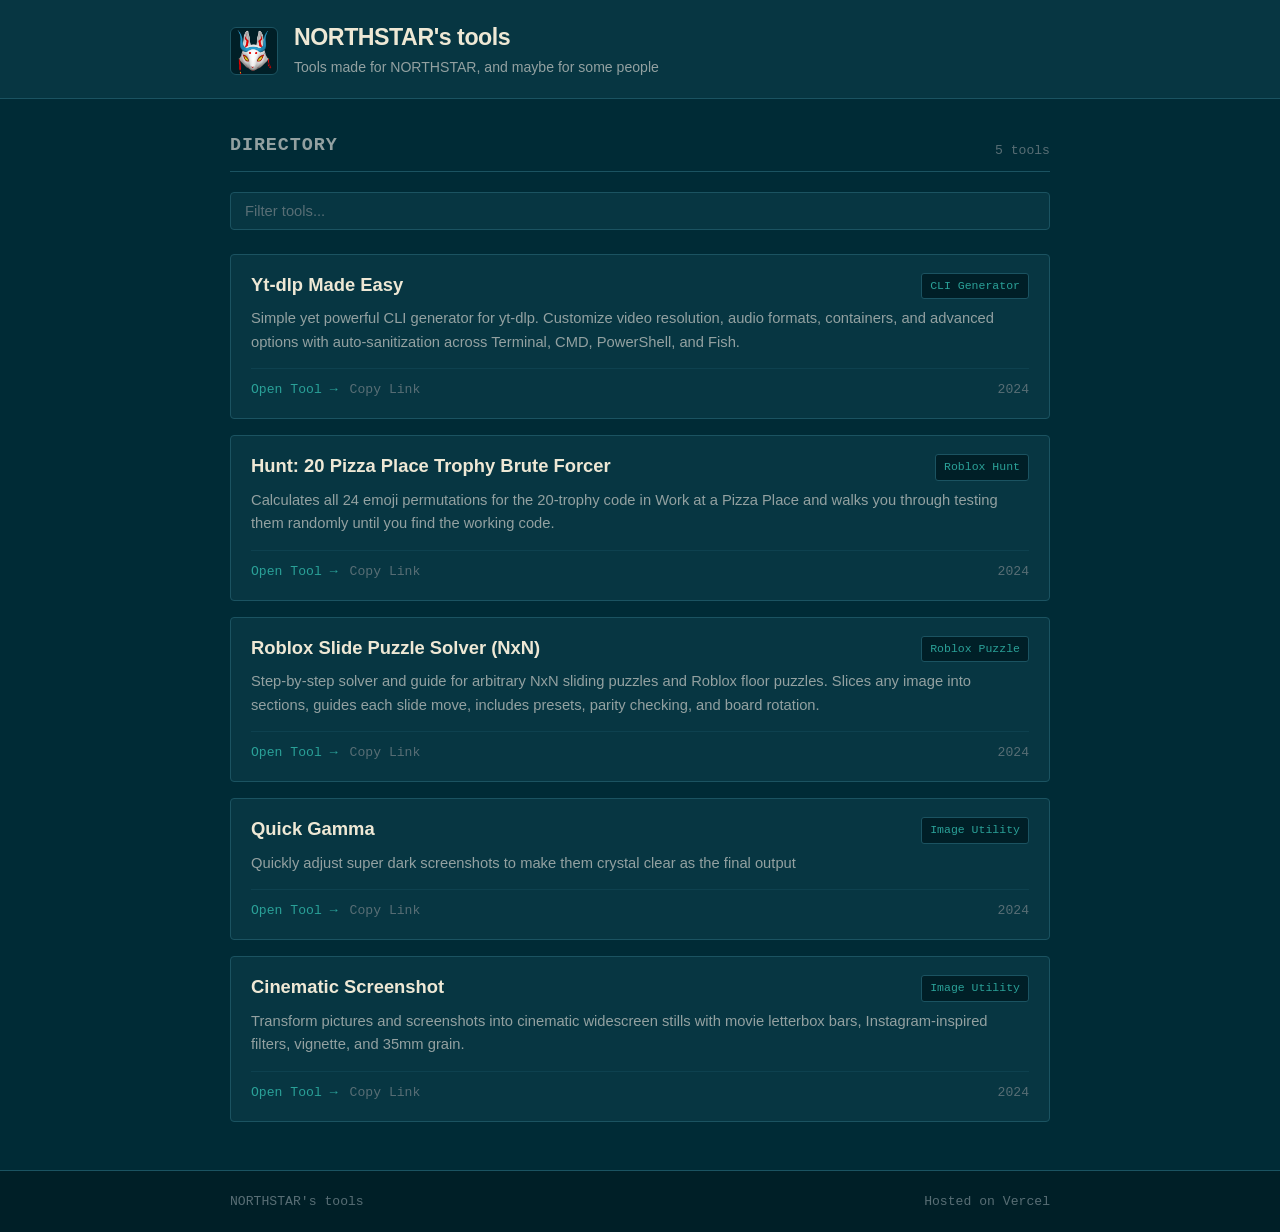
<file: index.html>
<!DOCTYPE html>
<html lang="en">
<head>
  <meta charset="UTF-8">
  <meta name="viewport" content="width=device-width, initial-scale=1.0">
  <title>NORTHSTAR's tools</title>
  <meta name="description" content="Tools made for NORTHSTAR, and maybe for some people">
  <meta name="theme-color" content="#002B36">
  
  <!-- Site Icon -->
  <link rel="icon" type="image/png" href="images/icon.png">
  <link rel="apple-touch-icon" href="images/icon.png">
  
  <!-- Stylesheets -->
  <link rel="stylesheet" href="css/style.css">
</head>
<body>

  <!-- Site Header -->
  <header class="site-header">
    <div class="container">
      <div class="header-content">
        <img src="images/icon.png" alt="NORTHSTAR icon" class="site-icon">
        <div class="site-title-group">
          <h1 class="site-title"><a href="./">NORTHSTAR's tools</a></h1>
          <p class="site-subtitle">Tools made for NORTHSTAR, and maybe for some people</p>
        </div>
      </div>
    </div>
  </header>

  <!-- Main Content -->
  <main class="site-main">
    <div class="container">
      
      <!-- Section Header -->
      <div class="section-header">
        <h2 class="section-title">Directory</h2>
        <span class="tools-count" id="tools-count">5 tools</span>
      </div>

      <!-- Search Input -->
      <div class="search-wrapper">
        <input 
          type="text" 
          id="search-input" 
          class="search-input" 
          placeholder="Filter tools..." 
          autocomplete="off"
          spellcheck="false"
        >
      </div>

      <!-- Tools List -->
      <div class="tools-list" id="tools-list">
        <!-- Rendered dynamically via js/hub.js -->
        <noscript>
          <article class="tool-card">
            <div class="tool-card-top">
              <h2 class="tool-title">
                <a href="tools/yt-dlp-made-easy/">Yt-dlp Made Easy</a>
              </h2>
              <span class="tool-badge">CLI Generator</span>
            </div>
            <p class="tool-desc">Simple yet powerful CLI generator for yt-dlp. Customize video resolution, audio formats, containers, and advanced options with auto-sanitization across Terminal, CMD, PowerShell, and Fish.</p>
            <div class="tool-card-footer">
              <a href="tools/yt-dlp-made-easy/" class="tool-link-btn">Open Tool &rarr;</a>
              <span class="tool-date">2024</span>
            </div>
          </article>
          <article class="tool-card">
            <div class="tool-card-top">
              <h2 class="tool-title">
                <a href="tools/hunt-20-pizza-place-trophy/">Hunt: 20 Pizza Place Trophy Brute Forcer</a>
              </h2>
              <span class="tool-badge">Roblox Hunt</span>
            </div>
            <p class="tool-desc">Calculates all 24 emoji permutations for the 20-trophy code in Work at a Pizza Place and walks you through testing them randomly until you find the working code.</p>
            <div class="tool-card-footer">
              <a href="tools/hunt-20-pizza-place-trophy/" class="tool-link-btn">Open Tool &rarr;</a>
              <span class="tool-date">2024</span>
            </div>
          </article>
          <article class="tool-card">
            <div class="tool-card-top">
              <h2 class="tool-title">
                <a href="tools/slide-puzzle-solver/">Roblox Slide Puzzle Solver (NxN)</a>
              </h2>
              <span class="tool-badge">Roblox Puzzle</span>
            </div>
            <p class="tool-desc">Step-by-step solver and guide for arbitrary NxN sliding puzzles and Roblox floor puzzles. Slices any image into sections, guides each slide move, includes presets, parity checking, and board rotation.</p>
            <div class="tool-card-footer">
              <a href="tools/slide-puzzle-solver/" class="tool-link-btn">Open Tool &rarr;</a>
              <span class="tool-date">2024</span>
            </div>
          </article>
          <article class="tool-card">
            <div class="tool-card-top">
              <h2 class="tool-title">
                <a href="tools/quick-gamma/">Quick Gamma</a>
              </h2>
              <span class="tool-badge">Image Utility</span>
            </div>
            <p class="tool-desc">Quickly adjust super dark screenshots to make them crystal clear as the final output</p>
            <div class="tool-card-footer">
              <a href="tools/quick-gamma/" class="tool-link-btn">Open Tool &rarr;</a>
              <span class="tool-date">2024</span>
            </div>
          </article>
          <article class="tool-card">
            <div class="tool-card-top">
              <h2 class="tool-title">
                <a href="tools/cinematic-screenshot/">Cinematic Screenshot</a>
              </h2>
              <span class="tool-badge">Image Utility</span>
            </div>
            <p class="tool-desc">Transform pictures and screenshots into cinematic widescreen stills with movie letterbox bars, Instagram-inspired filters, vignette, and 35mm grain.</p>
            <div class="tool-card-footer">
              <a href="tools/cinematic-screenshot/" class="tool-link-btn">Open Tool &rarr;</a>
              <span class="tool-date">2024</span>
            </div>
          </article>
        </noscript>
      </div>

    </div>
  </main>

  <!-- Site Footer -->
  <footer class="site-footer">
    <div class="container">
      <div class="footer-content">
        <span>NORTHSTAR's tools</span>
        <span>Hosted on Vercel</span>
      </div>
    </div>
  </footer>

  <!-- Toast Notification Container -->
  <div id="toast" class="toast" role="alert" aria-live="polite"></div>

  <!-- Scripts -->
  <script src="js/hub.js"></script>
</body>
</html>
</file>
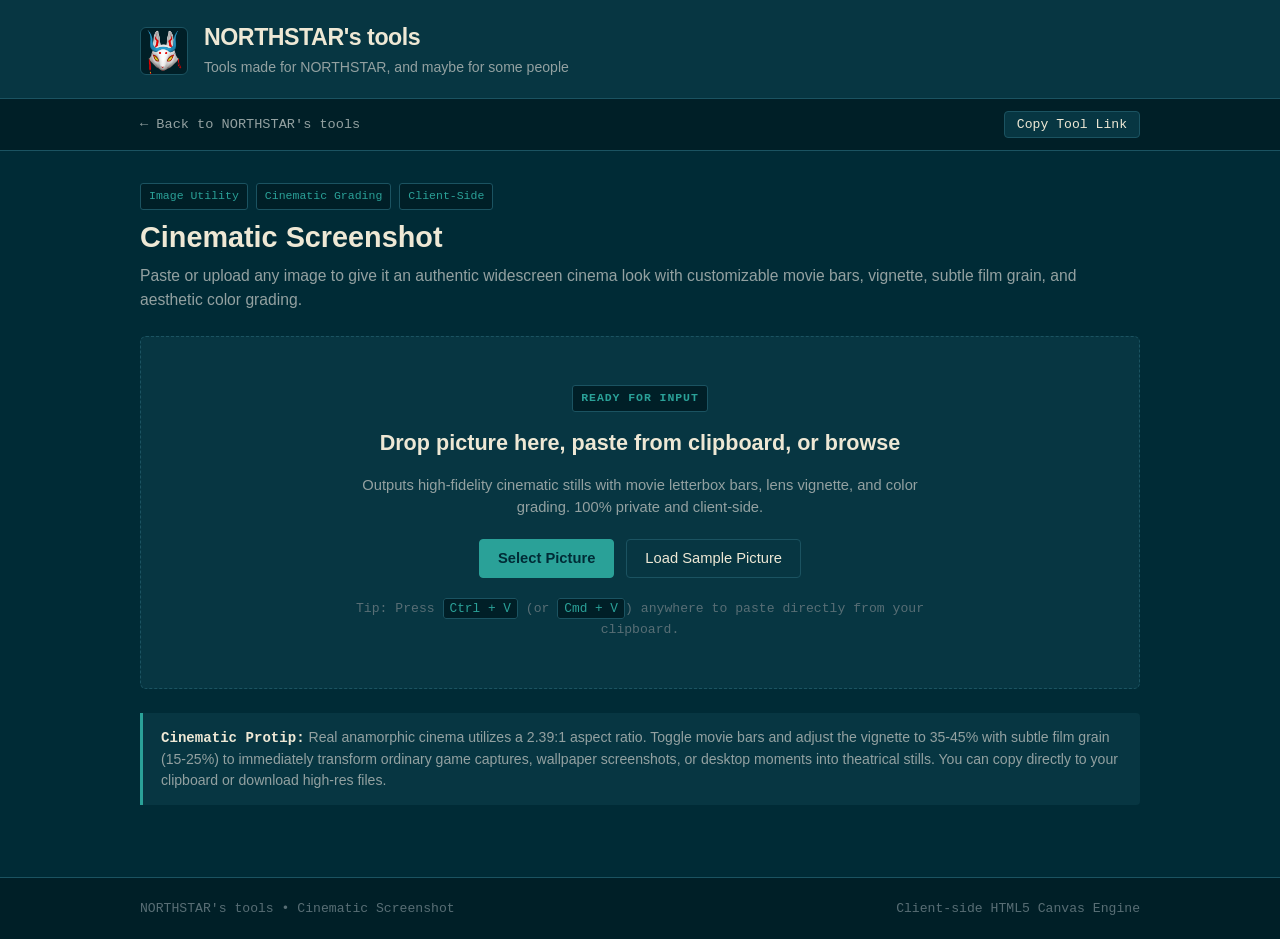
<file: tools/cinematic-screenshot/index.html>
<!DOCTYPE html>
<html lang="en">
<head>
  <meta charset="UTF-8">
  <meta name="viewport" content="width=device-width, initial-scale=1.0">
  <title>Cinematic Screenshot - NORTHSTAR's tools</title>
  <meta name="description" content="Transform screenshots into cinematic widescreen stills with movie letterbox bars, Instagram-inspired filters, vignette, and film grain.">
  <meta name="theme-color" content="#002B36">

  <!-- Favicon -->
  <link rel="icon" type="image/png" href="../../images/icon.png">
  <link rel="apple-touch-icon" href="../../images/icon.png">

  <!-- Stylesheets -->
  <link rel="stylesheet" href="../../css/style.css">
  <link rel="stylesheet" href="tool.css">
</head>
<body>

  <!-- Site Header -->
  <header class="site-header">
    <div class="container tool-wide-container">
      <div class="header-content">
        <img src="../../images/icon.png" alt="NORTHSTAR icon" class="site-icon">
        <div class="site-title-group">
          <span class="site-title"><a href="../../">NORTHSTAR's tools</a></span>
          <span class="site-subtitle">Tools made for NORTHSTAR, and maybe for some people</span>
        </div>
      </div>
    </div>
  </header>

  <!-- Top Tool Navigation Bar -->
  <nav class="tool-nav-bar">
    <div class="container tool-wide-container nav-container">
      <a href="../../" class="back-link">&larr; Back to NORTHSTAR's tools</a>
      <button class="share-tool-btn" id="share-page-btn" type="button" title="Copy link to this tool">Copy Tool Link</button>
    </div>
  </nav>

  <!-- Main Content -->
  <main class="site-main">
    <div class="container tool-wide-container">

      <!-- Tool Header Block -->
      <header class="tool-header-block">
        <div class="tool-badge-row">
          <span class="tool-badge">Image Utility</span>
          <span class="tool-badge">Cinematic Grading</span>
          <span class="tool-badge">Client-Side</span>
        </div>
        <h1 class="tool-main-title">Cinematic Screenshot</h1>
        <p class="tool-lead-desc">
          Paste or upload any image to give it an authentic widescreen cinema look with customizable movie bars, vignette, subtle film grain, and aesthetic color grading.
        </p>
      </header>

      <!-- Dropzone / Initial Empty State -->
      <section id="dropzone-panel" class="dropzone-panel" aria-label="Screenshot Upload and Drop Zone">
        <div class="dropzone-content">
          <div class="dropzone-badge-indicator">READY FOR INPUT</div>
          <h2 class="dropzone-title">Drop picture here, paste from clipboard, or browse</h2>
          <p class="dropzone-desc">
            Outputs high-fidelity cinematic stills with movie letterbox bars, lens vignette, and color grading. 100% private and client-side.
          </p>

          <div class="dropzone-actions">
            <button type="button" id="btn-browse" class="btn btn-primary">
              Select Picture
            </button>
            <input type="file" id="file-input" accept="image/*" class="visually-hidden">

            <button type="button" id="btn-sample" class="btn btn-secondary">
              Load Sample Picture
            </button>
          </div>

          <div class="dropzone-hint">
            Tip: Press <kbd>Ctrl + V</kbd> (or <kbd>Cmd + V</kbd>) anywhere to paste directly from your clipboard.
          </div>
        </div>
      </section>

      <!-- Workbench (Hidden until image loaded) -->
      <section id="workbench" class="workbench hidden" aria-label="Cinematic Screenshot Workspace">

        <!-- Workbench Top Control Header -->
        <div class="workbench-bar">
          <div class="workbench-bar-left">
            <button type="button" id="btn-new-image" class="btn btn-secondary btn-sm" title="Clear current image and load another">
              &larr; New Picture
            </button>
            <span class="workbench-divider"></span>
            <button type="button" id="btn-compare" class="btn btn-secondary btn-sm" title="Click and hold to compare with original image">
              Hold: Compare
            </button>
          </div>

          <div class="workbench-bar-right">
            <span class="meta-item">Dimensions: <strong id="meta-dims">0 &times; 0 px</strong></span>
            <span class="meta-item">Aspect: <strong id="meta-aspect">--</strong></span>
          </div>
        </div>

        <!-- Viewport Canvas Card -->
        <div class="viewport-card">
          <div class="viewport-stage" id="viewport-stage">
            <canvas id="main-canvas" class="main-canvas"></canvas>
            <canvas id="compare-canvas" class="compare-canvas hidden"></canvas>
            <div id="compare-badge" class="compare-badge hidden">ORIGINAL</div>
          </div>
        </div>

        <!-- Filter Presets Strip (Display as is, without text labels or names) -->
        <div class="filter-strip-section">
          <div class="filter-strip-header">
            <span class="filter-strip-title">Filter Presets</span>
            <span class="filter-strip-hint">Select a preset to apply instant cinematic grading</span>
          </div>
          <div class="filter-strip-scroll" id="filter-strip-container" role="radiogroup" aria-label="Filter presets">
            <!-- Filter preset tiles dynamically rendered without labels as pure visual swatches -->
          </div>
        </div>

        <!-- Fine-Tuning Adjustments Panel -->
        <div class="controls-panel">
          <div class="controls-header">
            <h2 class="controls-title">Cinematic Adjustments</h2>
            <button type="button" id="btn-reset-sliders" class="btn btn-secondary btn-sm" title="Reset all adjustments to default">
              Reset Adjustments
            </button>
          </div>

          <!-- Movie Bars Settings -->
          <div class="movie-bars-box">
            <div class="movie-bars-top">
              <div class="movie-bars-toggle-group">
                <label class="switch-label" for="toggle-bars">
                  <input type="checkbox" id="toggle-bars" class="switch-checkbox" checked>
                  <span class="switch-custom"></span>
                  <span class="switch-text">Movie Letterbox Bars</span>
                </label>
              </div>

              <div class="aspect-presets" role="group" aria-label="Aspect Ratio Presets">
                <span class="aspect-presets-label">Cinema Ratio:</span>
                <button type="button" class="aspect-btn active" data-ratio="2.39" title="2.39:1 Anamorphic Widescreen">2.39:1</button>
                <button type="button" class="aspect-btn" data-ratio="2.35" title="2.35:1 CinemaScope">2.35:1</button>
                <button type="button" class="aspect-btn" data-ratio="1.85" title="1.85:1 Academy Flat">1.85:1</button>
                <button type="button" class="aspect-btn" data-ratio="custom" title="Custom Bar Thickness">Custom</button>
              </div>
            </div>

            <div class="control-box bar-slider-box" id="bar-thickness-container">
              <div class="control-label-row">
                <label for="slider-bars" class="control-label">Bar Thickness</label>
                <span id="val-bars" class="control-value">12.5%</span>
              </div>
              <input type="range" id="slider-bars" min="0" max="25" step="0.5" value="12.5" class="control-range">
              <span class="control-desc">Thickness of top and bottom matte bars for dramatic theatrical presentation.</span>
            </div>
          </div>

          <!-- Slider Controls Grid -->
          <div class="sliders-grid">

            <!-- Vignette -->
            <div class="control-box">
              <div class="control-label-row">
                <label for="slider-vignette" class="control-label">Vignette</label>
                <span id="val-vignette" class="control-value">40%</span>
              </div>
              <input type="range" id="slider-vignette" min="0" max="100" step="1" value="40" class="control-range">
              <span class="control-desc">Smooth optical edge falloff that draws eye focus to the center subject.</span>
            </div>

            <!-- Film Grain -->
            <div class="control-box">
              <div class="control-label-row">
                <label for="slider-grain" class="control-label">Film Grain</label>
                <span id="val-grain" class="control-value">20%</span>
              </div>
              <input type="range" id="slider-grain" min="0" max="100" step="1" value="20" class="control-range">
              <span class="control-desc">Authentic 35mm motion-picture film texture and organic noise.</span>
            </div>

            <!-- Color Warmth / Temperature -->
            <div class="control-box">
              <div class="control-label-row">
                <label for="slider-warmth" class="control-label">Warmth / Temperature</label>
                <span id="val-warmth" class="control-value">0</span>
              </div>
              <input type="range" id="slider-warmth" min="-100" max="100" step="1" value="0" class="control-range">
              <span class="control-desc">Cool cinematic blues on negative, warm golden hour tones on positive.</span>
            </div>

            <!-- Contrast -->
            <div class="control-box">
              <div class="control-label-row">
                <label for="slider-contrast" class="control-label">Contrast</label>
                <span id="val-contrast" class="control-value">115%</span>
              </div>
              <input type="range" id="slider-contrast" min="50" max="200" step="1" value="115" class="control-range">
              <span class="control-desc">Separation between deep shadows and bright cinematic highlights.</span>
            </div>

            <!-- Exposure / Brightness -->
            <div class="control-box">
              <div class="control-label-row">
                <label for="slider-exposure" class="control-label">Exposure</label>
                <span id="val-exposure" class="control-value">0%</span>
              </div>
              <input type="range" id="slider-exposure" min="-50" max="50" step="1" value="0" class="control-range">
              <span class="control-desc">Overall image luminance and exposure compensation.</span>
            </div>

            <!-- Saturation -->
            <div class="control-box">
              <div class="control-label-row">
                <label for="slider-saturation" class="control-label">Saturation</label>
                <span id="val-saturation" class="control-value">110%</span>
              </div>
              <input type="range" id="slider-saturation" min="0" max="200" step="1" value="110" class="control-range">
              <span class="control-desc">Intensity of image color gamut and tonal richness.</span>
            </div>

          </div>
        </div>

        <!-- Export Toolbar -->
        <div class="export-panel">
          <div class="export-actions">
            <button type="button" id="btn-download-png" class="btn btn-primary">
              Download PNG
            </button>
            <button type="button" id="btn-download-jpg" class="btn btn-secondary">
              Download JPEG
            </button>
            <button type="button" id="btn-copy-img" class="btn btn-secondary">
              Copy Image to Clipboard
            </button>
          </div>
          <span class="export-note">Rendered at original full screenshot resolution with letterbox bars.</span>
        </div>

      </section>

      <!-- Utilitarian Protip / Guide -->
      <section class="protip-box">
        <strong>Cinematic Protip:</strong>
        Real anamorphic cinema utilizes a 2.39:1 aspect ratio. Toggle movie bars and adjust the vignette to 35-45% with subtle film grain (15-25%) to immediately transform ordinary game captures, wallpaper screenshots, or desktop moments into theatrical stills. You can copy directly to your clipboard or download high-res files.
      </section>

    </div>
  </main>

  <!-- Site Footer -->
  <footer class="site-footer">
    <div class="container tool-wide-container">
      <div class="footer-content">
        <span>NORTHSTAR's tools &bull; Cinematic Screenshot</span>
        <span>Client-side HTML5 Canvas Engine</span>
      </div>
    </div>
  </footer>

  <!-- Toast Notification -->
  <div id="toast" class="toast" role="alert" aria-live="polite"></div>

  <!-- Scripts -->
  <script src="tool.js"></script>
</body>
</html>
</file>
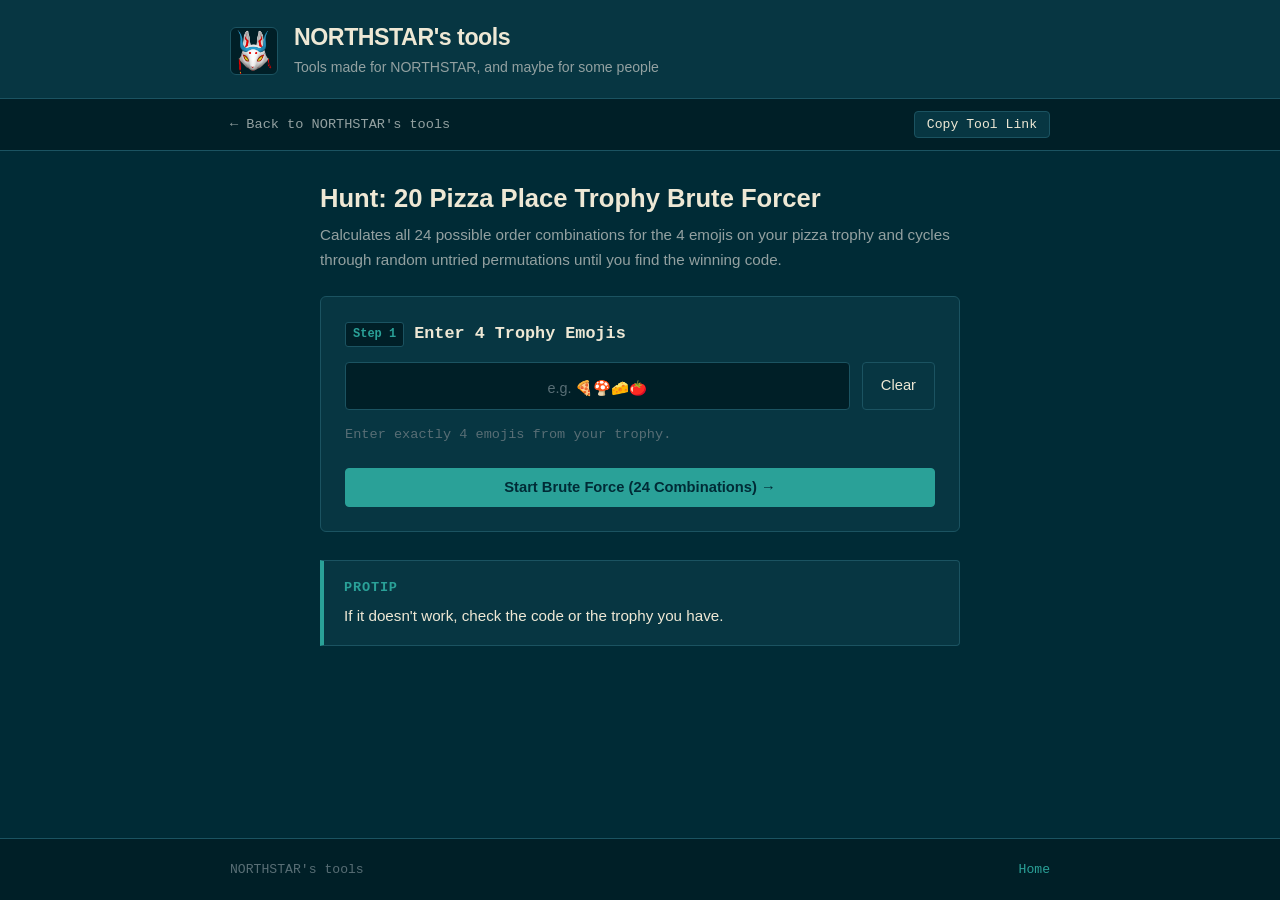
<file: tools/hunt-20-pizza-place-trophy/index.html>
<!DOCTYPE html>
<html lang="en">
<head>
  <meta charset="UTF-8">
  <meta name="viewport" content="width=device-width, initial-scale=1.0">
  <title>Hunt: 20 Pizza Place Trophy Brute Forcer - NORTHSTAR's tools</title>
  <meta name="description" content="Permutation helper for Roblox The Hunt Work at a Pizza Place 20-trophy code puzzle.">
  <meta name="theme-color" content="#002B36">

  <!-- Favicon -->
  <link rel="icon" type="image/png" href="../../images/icon.png">
  <link rel="apple-touch-icon" href="../../images/icon.png">

  <!-- Stylesheets -->
  <link rel="stylesheet" href="../../css/style.css">
  <link rel="stylesheet" href="tool.css">
</head>
<body>

  <!-- Site Header -->
  <header class="site-header">
    <div class="container">
      <div class="header-content">
        <img src="../../images/icon.png" alt="NORTHSTAR icon" class="site-icon">
        <div class="site-title-group">
          <span class="site-title"><a href="../../">NORTHSTAR's tools</a></span>
          <span class="site-subtitle">Tools made for NORTHSTAR, and maybe for some people</span>
        </div>
      </div>
    </div>
  </header>

  <!-- Top Tool Navigation Bar -->
  <nav class="tool-nav-bar">
    <div class="container" style="display: flex; justify-content: space-between; align-items: center; width: 100%;">
      <a href="../../" class="back-link">&larr; Back to NORTHSTAR's tools</a>
      <button class="share-tool-btn" id="share-page-btn" title="Copy link to this tool">Copy Tool Link</button>
    </div>
  </nav>

  <!-- Main Content -->
  <main class="site-main">
    <div class="container tool-container">

      <!-- Tool Header Block -->
      <div class="tool-header-block">
        <h1 class="tool-main-title">Hunt: 20 Pizza Place Trophy Brute Forcer</h1>
        <p class="tool-lead-desc">
          Calculates all 24 possible order combinations for the 4 emojis on your pizza trophy and cycles through random untried permutations until you find the winning code.
        </p>
      </div>

      <!-- Step 1: Input Setup Panel -->
      <section class="panel-card" id="setup-panel">
        <h2 class="panel-title">
          <span class="step-badge">Step 1</span> Enter 4 Trophy Emojis
        </h2>

        <div class="emoji-input-group">
          <input 
            type="text" 
            id="emoji-input" 
            class="emoji-text-input" 
            placeholder="e.g. 🍕🍄🧀🍅" 
            autocomplete="off" 
            spellcheck="false"
            maxlength="16"
          >
          <button class="btn btn-secondary" id="clear-input-btn" type="button">Clear</button>
        </div>

        <p class="input-status-hint" id="input-hint">Enter exactly 4 emojis from your trophy.</p>


        <div style="margin-top: 22px;">
          <button class="btn btn-primary" id="start-btn" style="width: 100%;" disabled>
            Start Brute Force (24 Combinations) &rarr;
          </button>
        </div>
      </section>

      <!-- Step 2: Active Brute Force Panel (Hidden Initially) -->
      <section class="panel-card" id="active-panel" style="display: none;">
        <div style="display: flex; justify-content: space-between; align-items: center; margin-bottom: 16px;">
          <h2 class="panel-title" style="margin-bottom: 0;">
            <span class="step-badge">Step 2</span> Testing Combinations
          </h2>
          <button class="btn btn-secondary" id="restart-btn" style="padding: 4px 10px; font-size: 0.8rem;">
            Change Emojis
          </button>
        </div>

        <!-- Solved Banner -->
        <div class="success-banner" id="solved-banner" style="display: none;">
          <h3>Trophy Code Unlocked!</h3>
          <p id="solved-summary-text">Working code found.</p>
          <button class="btn btn-success" id="solved-again-btn">Start Over</button>
        </div>

        <!-- Exhausted Banner -->
        <div class="exhausted-banner" id="exhausted-banner" style="display: none;">
          <h3>All 24 Combinations Tested</h3>
          <p>None of the 24 permutations worked for the entered emojis.</p>
          <button class="btn btn-secondary" id="exhausted-restart-btn">Check Emojis &amp; Retry</button>
        </div>

        <!-- Active Candidate Box -->
        <div class="active-trial-box">
          <div class="trial-counter" id="attempt-counter">Attempt 1 of 24</div>
          <div class="current-combo-display" id="current-combo-display"></div>
          <div class="trial-help-text">Try entering this exact order in Roblox</div>
        </div>

        <!-- Action Buttons -->
        <div class="trial-actions">
          <button class="btn btn-secondary" id="failed-btn">
            Didn't work (Try Next)
          </button>
          <button class="btn btn-success" id="success-btn">
            This worked! (Solved)
          </button>
          <button class="btn btn-secondary" id="copy-candidate-btn" title="Copy this combination to clipboard">
            Copy Combination
          </button>
        </div>

        <!-- Stats Grid -->
        <div class="stats-grid">
          <div class="stat-box">
            <div class="stat-number" id="stat-total">24</div>
            <div class="stat-label">Total Permutations</div>
          </div>
          <div class="stat-box">
            <div class="stat-number" id="stat-tried">0</div>
            <div class="stat-label">Tested (Failed)</div>
          </div>
          <div class="stat-box">
            <div class="stat-number" id="stat-remaining">23</div>
            <div class="stat-label">Untried Left</div>
          </div>
        </div>

        <!-- History Log of Tested Combinations -->
        <div class="history-section">
          <div class="history-title">
            <span>Tested Combinations</span>
            <span style="color: var(--text-muted); font-weight: normal;">Crossed out = failed</span>
          </div>
          <div class="history-list" id="history-list">
            <span style="color: var(--text-muted); font-size: 0.8rem; padding: 4px;">No combinations tested yet.</span>
          </div>
        </div>
      </section>

      <!-- Protip Callout -->
      <aside class="protip-box">
        <div class="protip-box-title">Protip</div>
        <p class="protip-box-text">If it doesn't work, check the code or the trophy you have.</p>
      </aside>

    </div>
  </main>

  <!-- Site Footer -->
  <footer class="site-footer">
    <div class="container">
      <div class="footer-content">
        <span>NORTHSTAR's tools</span>
        <a href="../../">Home</a>
      </div>
    </div>
  </footer>

  <!-- Toast Notification Container -->
  <div id="toast" class="toast" role="alert" aria-live="polite"></div>

  <!-- Script -->
  <script src="tool.js"></script>
</body>
</html>
</file>
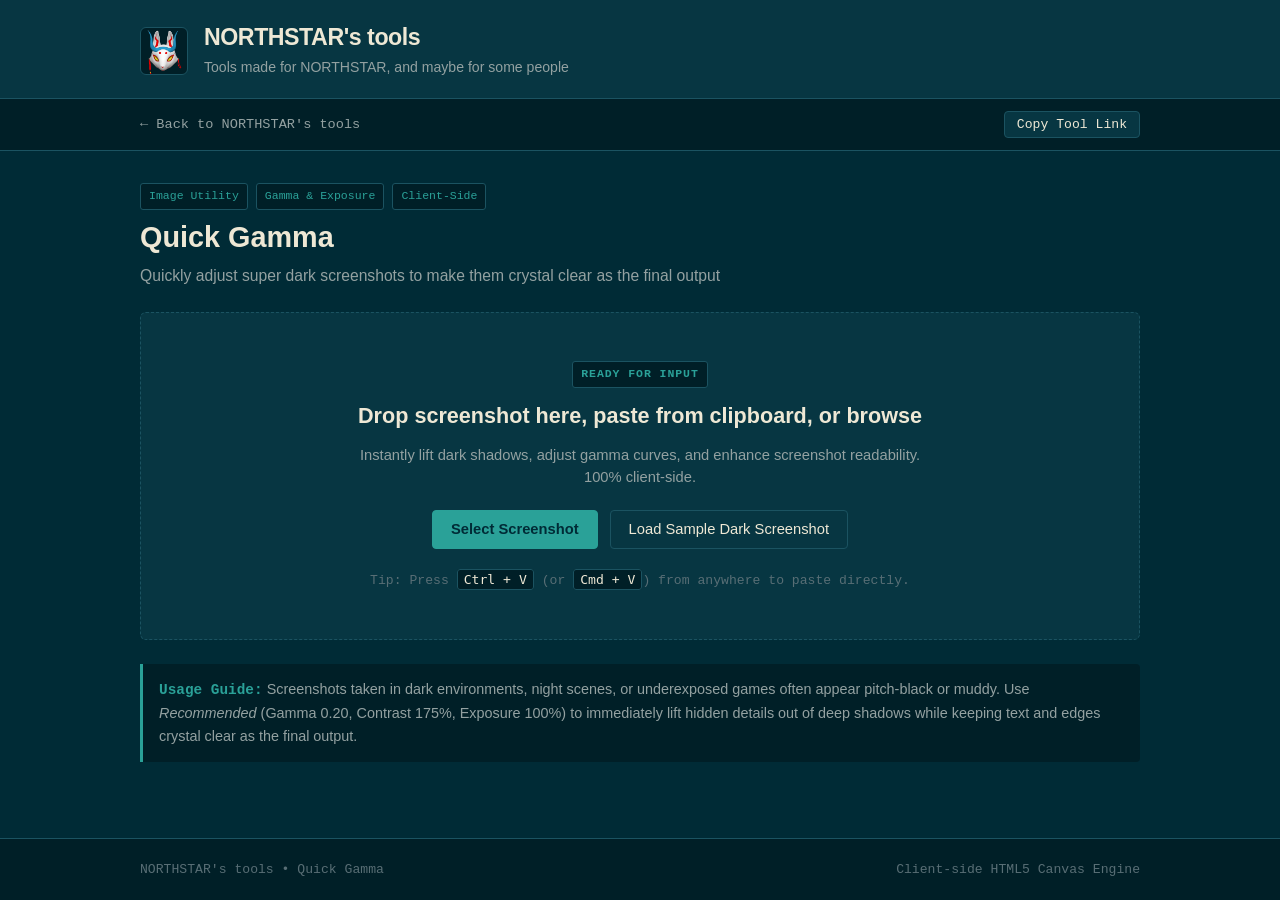
<file: tools/quick-gamma/index.html>
<!DOCTYPE html>
<html lang="en">
<head>
  <meta charset="UTF-8">
  <meta name="viewport" content="width=device-width, initial-scale=1.0">
  <title>Quick Gamma - NORTHSTAR's tools</title>
  <meta name="description" content="Quickly adjust super dark screenshots to make them crystal clear as the final output">
  <meta name="theme-color" content="#002B36">

  <!-- Favicon -->
  <link rel="icon" type="image/png" href="../../images/icon.png">
  <link rel="apple-touch-icon" href="../../images/icon.png">

  <!-- Stylesheets -->
  <link rel="stylesheet" href="../../css/style.css">
  <link rel="stylesheet" href="tool.css">
</head>
<body>

  <!-- Site Header -->
  <header class="site-header">
    <div class="container tool-wide-container">
      <div class="header-content">
        <img src="../../images/icon.png" alt="NORTHSTAR icon" class="site-icon">
        <div class="site-title-group">
          <span class="site-title"><a href="../../">NORTHSTAR's tools</a></span>
          <span class="site-subtitle">Tools made for NORTHSTAR, and maybe for some people</span>
        </div>
      </div>
    </div>
  </header>

  <!-- Top Tool Navigation Bar -->
  <nav class="tool-nav-bar">
    <div class="container tool-wide-container nav-container">
      <a href="../../" class="back-link">&larr; Back to NORTHSTAR's tools</a>
      <button class="share-tool-btn" id="share-page-btn" type="button" title="Copy link to this tool">Copy Tool Link</button>
    </div>
  </nav>

  <!-- Main Content -->
  <main class="site-main">
    <div class="container tool-wide-container">

      <!-- Tool Header Block -->
      <header class="tool-header-block">
        <div class="tool-badge-row">
          <span class="tool-badge">Image Utility</span>
          <span class="tool-badge">Gamma &amp; Exposure</span>
          <span class="tool-badge">Client-Side</span>
        </div>
        <h1 class="tool-main-title">Quick Gamma</h1>
        <p class="tool-lead-desc">
          Quickly adjust super dark screenshots to make them crystal clear as the final output
        </p>
      </header>

      <!-- Dropzone / Initial Empty State -->
      <section id="dropzone-panel" class="dropzone-panel" aria-label="Screenshot Upload and Drop Zone">
        <div class="dropzone-content">
          <div class="dropzone-badge-indicator">READY FOR INPUT</div>
          <h2 class="dropzone-title">Drop screenshot here, paste from clipboard, or browse</h2>
          <p class="dropzone-desc">
            Instantly lift dark shadows, adjust gamma curves, and enhance screenshot readability. 100% client-side.
          </p>

          <div class="dropzone-actions">
            <button type="button" id="btn-browse" class="btn btn-primary">
              Select Screenshot
            </button>
            <input type="file" id="file-input" accept="image/*" class="visually-hidden">

            <button type="button" id="btn-sample" class="btn btn-secondary">
              Load Sample Dark Screenshot
            </button>
          </div>

          <div class="dropzone-hint">
            Tip: Press <kbd>Ctrl + V</kbd> (or <kbd>Cmd + V</kbd>) from anywhere to paste directly.
          </div>
        </div>
      </section>

      <!-- Workbench (Hidden until image loaded) -->
      <section id="workbench" class="workbench hidden" aria-label="Gamma Adjustment Workspace">

        <!-- Workbench Top Control Header -->
        <div class="workbench-bar">
          <div class="workbench-bar-left">
            <button type="button" id="btn-new-image" class="btn btn-secondary btn-sm" title="Clear current image and load another">
              &larr; New Image
            </button>

            <span class="workbench-divider"></span>

            <div class="preset-group" role="group" aria-label="Presets">
              <span class="preset-label">Preset:</span>
              <button type="button" class="preset-btn active" data-preset="recommended" title="Gamma 0.20, Exposure 100%, Contrast 175%">
                Recommended
              </button>
            </div>
          </div>

          <div class="workbench-bar-right">
            <span class="meta-item">Dimensions: <strong id="meta-dims">0 &times; 0 px</strong></span>
            <span class="meta-item">Avg Luminance: <strong id="meta-lum">-- &rarr; --</strong></span>
          </div>
        </div>

        <!-- Split View Comparison Viewport -->
        <div class="viewport-card">
          <div class="viewport-toolbar">
            <span class="viewport-title">Interactive Comparison</span>
            <div class="viewport-split-controls">
              <button type="button" class="split-btn" id="split-btn-25" title="Move split to 25%">25%</button>
              <button type="button" class="split-btn active" id="split-btn-50" title="Move split to 50%">50%</button>
              <button type="button" class="split-btn" id="split-btn-75" title="Move split to 75%">75%</button>
              <button type="button" class="split-btn" id="split-btn-toggle" title="Toggle full adjusted / original view">Hold: Compare</button>
            </div>
          </div>

          <div id="comparison-container" class="comparison-container">
            <!-- Image Stage wraps canvases and divider to lock alignment 1:1 -->
            <div id="image-stage" class="image-stage">
              <!-- Base Canvas: Processed Output -->
              <canvas id="processed-canvas" class="canvas-base"></canvas>

              <!-- Overlay Canvas: Original Input (clipped to split position) -->
              <canvas id="original-canvas" class="canvas-overlay"></canvas>

              <!-- Draggable Divider Line & Handle -->
              <div id="slider-divider" class="slider-divider" style="left: 50%;">
                <div class="slider-handle" id="slider-handle" aria-label="Drag to compare original and adjusted versions" tabindex="0">
                  <span class="handle-icon">&harr;</span>
                </div>
              </div>

              <!-- Corner Labels -->
              <span class="view-tag tag-left">Original</span>
              <span class="view-tag tag-right">Adjusted</span>
            </div>
          </div>

          <div class="viewport-footer">
            <span>Drag the divider or click anywhere on the image to compare before and after.</span>
          </div>
        </div>

        <!-- Adjustment Controls Panel -->
        <div class="controls-panel">
          <div class="controls-header">
            <h2 class="controls-title">Fine-Tuning Adjustments</h2>
            <button type="button" id="btn-reset-sliders" class="btn btn-secondary btn-sm" title="Reset all adjustment sliders to baseline">
              Reset Values
            </button>
          </div>

          <div class="sliders-grid">

            <!-- Gamma Curve -->
            <div class="control-box">
              <div class="control-label-row">
                <label for="slider-gamma" class="control-label">Gamma Correction</label>
                <span id="val-gamma" class="control-value">0.20</span>
              </div>
              <input type="range" id="slider-gamma" min="0.05" max="2.50" step="0.05" value="0.20" class="control-range">
              <span class="control-desc">Midtone power curve. Values &lt; 1.0 lift dark midtones and reveal shadow details.</span>
            </div>

            <!-- Exposure Boost / Dim -->
            <div class="control-box">
              <div class="control-label-row">
                <label for="slider-exposure" class="control-label">Exposure (Multiplier)</label>
                <span id="val-exposure" class="control-value">100%</span>
              </div>
              <input type="range" id="slider-exposure" min="20" max="300" step="1" value="100" class="control-range">
              <span class="control-desc">Linear brightness scale. Multiplies overall pixel luminance.</span>
            </div>

            <!-- Shadow Lifter -->
            <div class="control-box">
              <div class="control-label-row">
                <label for="slider-shadow" class="control-label">Shadow Recovery</label>
                <span id="val-shadow" class="control-value">0%</span>
              </div>
              <input type="range" id="slider-shadow" min="0" max="100" step="1" value="0" class="control-range">
              <span class="control-desc">Non-linear lift specifically targeting dark pixels without blowing out highlights.</span>
            </div>

            <!-- Contrast -->
            <div class="control-box">
              <div class="control-label-row">
                <label for="slider-contrast" class="control-label">Contrast</label>
                <span id="val-contrast" class="control-value">175%</span>
              </div>
              <input type="range" id="slider-contrast" min="50" max="250" step="1" value="175" class="control-range">
              <span class="control-desc">Sharpens separation between dark and light tones, making washed text readable.</span>
            </div>

            <!-- Vibrance / Saturation -->
            <div class="control-box">
              <div class="control-label-row">
                <label for="slider-saturation" class="control-label">Vibrance / Saturation</label>
                <span id="val-saturation" class="control-value">100%</span>
              </div>
              <input type="range" id="slider-saturation" min="0" max="200" step="1" value="100" class="control-range">
              <span class="control-desc">Controls color richness and prevents screenshots from looking faded or washed out.</span>
            </div>

            <!-- Dynamic Histogram Stretch -->
            <div class="control-box">
              <div class="control-label-row">
                <label for="slider-hist" class="control-label">Histogram Stretch</label>
                <span id="val-hist" class="control-value">0%</span>
              </div>
              <input type="range" id="slider-hist" min="0" max="100" step="1" value="0" class="control-range">
              <span class="control-desc">Auto-expands pixel values to span the full dynamic spectrum between deepest and lightest pixels.</span>
            </div>

          </div>
        </div>

        <!-- Export Toolbar -->
        <div class="export-panel">
          <div class="export-actions">
            <button type="button" id="btn-download-png" class="btn btn-primary">
              Download PNG
            </button>
            <button type="button" id="btn-download-jpg" class="btn btn-secondary">
              Download JPEG
            </button>
            <button type="button" id="btn-copy-img" class="btn btn-secondary">
              Copy Image to Clipboard
            </button>
          </div>
          <span class="export-note">High-fidelity export rendered at original resolution.</span>
        </div>

      </section>

      <!-- Utilitarian Protip / Guide -->
      <section class="protip-box">
        <strong>Usage Guide:</strong>
        Screenshots taken in dark environments, night scenes, or underexposed games often appear pitch-black or muddy.
        Use <em>Recommended</em> (Gamma 0.20, Contrast 175%, Exposure 100%) to immediately lift hidden details out of deep shadows while keeping text and edges crystal clear as the final output.
      </section>

    </div>
  </main>

  <!-- Site Footer -->
  <footer class="site-footer">
    <div class="container tool-wide-container">
      <div class="footer-content">
        <span>NORTHSTAR's tools &bull; Quick Gamma</span>
        <span>Client-side HTML5 Canvas Engine</span>
      </div>
    </div>
  </footer>

  <!-- Toast Notification -->
  <div id="toast" class="toast" role="alert" aria-live="polite"></div>

  <!-- Scripts -->
  <script src="tool.js"></script>
</body>
</html>
</file>
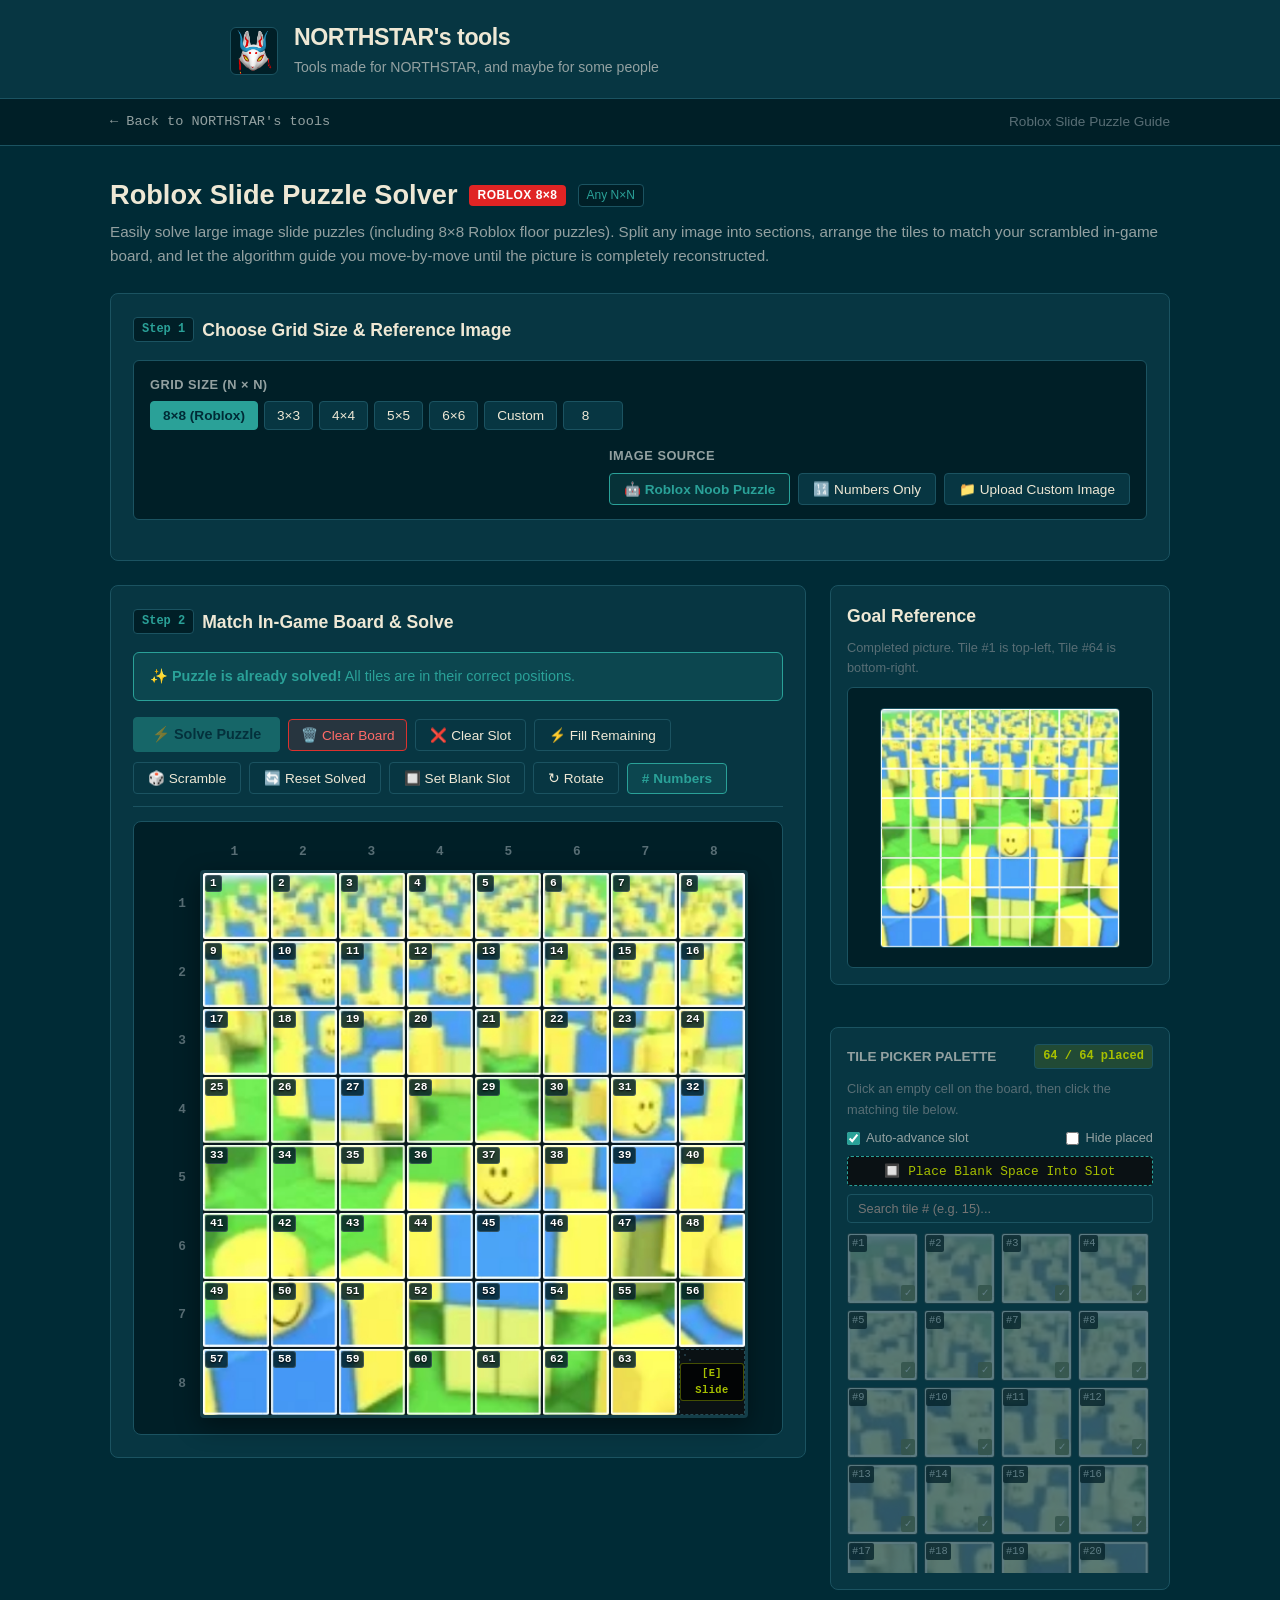
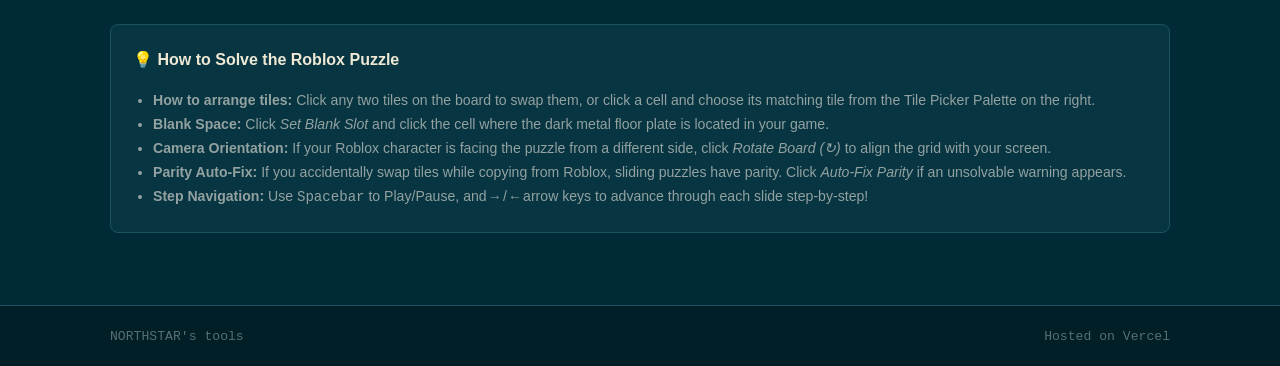
<file: tools/slide-puzzle-solver/index.html>
<!DOCTYPE html>
<html lang="en">
<head>
  <meta charset="UTF-8">
  <meta name="viewport" content="width=device-width, initial-scale=1.0">
  <title>Roblox Slide Puzzle Solver (NxN) - NORTHSTAR's tools</title>
  <meta name="description" content="Step-by-step solver and guide for arbitrary NxN sliding puzzles and Roblox floor slide puzzles with custom image slicing, move guidance, and parity checking.">
  <meta name="theme-color" content="#002B36">

  <!-- Favicon -->
  <link rel="icon" type="image/png" href="../../images/icon.png">
  <link rel="apple-touch-icon" href="../../images/icon.png">

  <!-- Stylesheets -->
  <link rel="stylesheet" href="../../css/style.css">
  <link rel="stylesheet" href="tool.css">
</head>
<body>

  <!-- Site Header -->
  <header class="site-header">
    <div class="container">
      <div class="header-content">
        <img src="../../images/icon.png" alt="NORTHSTAR icon" class="site-icon">
        <div class="site-title-group">
          <span class="site-title"><a href="../../">NORTHSTAR's tools</a></span>
          <span class="site-subtitle">Tools made for NORTHSTAR, and maybe for some people</span>
        </div>
      </div>
    </div>
  </header>

  <!-- Top Tool Navigation Bar -->
  <nav class="tool-nav-bar">
    <div class="container tool-wide-container" style="display: flex; justify-content: space-between; align-items: center;">
      <a href="../../" class="back-link">&larr; Back to NORTHSTAR's tools</a>
      <span style="font-size: 0.85rem; color: var(--text-muted);">Roblox Slide Puzzle Guide</span>
    </div>
  </nav>

  <!-- Main Content -->
  <main class="site-main">
    <div class="container tool-wide-container">

      <!-- Tool Header Block -->
      <div class="tool-header-block">
        <h1 class="tool-main-title">
          <span>Roblox Slide Puzzle Solver</span>
          <span class="badge-roblox">Roblox 8×8</span>
          <span class="badge-universal">Any N×N</span>
        </h1>
        <p class="tool-lead-desc">
          Easily solve large image slide puzzles (including 8×8 Roblox floor puzzles). Split any image into sections, arrange the tiles to match your scrambled in-game board, and let the algorithm guide you move-by-move until the picture is completely reconstructed.
        </p>
      </div>

      <!-- Config & Slicing Panel -->
      <section class="panel-card" id="config-panel">
        <div class="panel-title">
          <div style="display:flex; align-items:center; gap:8px;">
            <span class="step-badge">Step 1</span>
            <span>Choose Grid Size & Reference Image</span>
          </div>
        </div>

        <div class="config-row">
          <!-- Grid Size Group -->
          <div class="config-group">
            <span class="config-label">Grid Size (N × N)</span>
            <div class="size-pill-group">
              <button class="size-pill active" data-size="8">8×8 (Roblox)</button>
              <button class="size-pill" data-size="3">3×3</button>
              <button class="size-pill" data-size="4">4×4</button>
              <button class="size-pill" data-size="5">5×5</button>
              <button class="size-pill" data-size="6">6×6</button>
              <button class="size-pill" data-size="custom">Custom</button>
              <input type="number" id="custom-n-input" class="custom-n-input" min="2" max="10" value="8" title="Custom N (2-10)">
            </div>
          </div>

          <!-- Image Presets Group -->
          <div class="config-group" style="margin-left: auto;">
            <span class="config-label">Image Source</span>
            <div class="preset-buttons-row">
              <button class="btn-secondary preset-btn active" id="preset-roblox">
                🤖 Roblox Noob Puzzle
              </button>
              <button class="btn-secondary preset-btn" id="preset-numbers">
                🔢 Numbers Only
              </button>
              <button class="btn-secondary" id="btn-upload-img">
                📁 Upload Custom Image
              </button>
              <input type="file" id="image-upload-input" class="file-input-hidden" accept="image/*">
            </div>
          </div>
        </div>
      </section>

      <!-- Main Two-Column Solving Workspace -->
      <div class="two-col-layout">

        <!-- Left Column: The Interactive Board & Step Guidance -->
        <div class="main-board-column">

          <section class="panel-card">
            <div class="panel-title">
              <div style="display:flex; align-items:center; gap:8px;">
                <span class="step-badge">Step 2</span>
                <span>Match In-Game Board & Solve</span>
              </div>
            </div>

            <!-- Real-time Parity Status Banner -->
            <div class="status-banner is-solvable" id="status-banner">
              <span>Checking puzzle solvability...</span>
            </div>

            <!-- Board Action Toolbar -->
            <div class="board-toolbar">
              <div class="toolbar-group">
                <button class="btn-primary" id="solve-btn">
                  <span>⚡ Solve Puzzle</span>
                </button>
                <button class="btn-danger" id="clear-board-btn" title="Delete current configuration and empty all tiles to reconfigure manually">
                  🗑️ Clear Board
                </button>
                <button class="btn-secondary" id="clear-slot-btn" title="Remove tile from selected cell back to palette">
                  ❌ Clear Slot
                </button>
                <button class="btn-secondary" id="fill-remaining-btn" title="Fill any remaining empty cells from solved state">
                  ⚡ Fill Remaining
                </button>
              </div>

              <div class="toolbar-group">
                <button class="btn-secondary" id="scramble-btn" title="Scramble board with legal moves to test solver">
                  🎲 Scramble
                </button>
                <button class="btn-secondary" id="reset-btn" title="Reset board to original solved state">
                  🔄 Reset Solved
                </button>
                <button class="btn-secondary" id="set-blank-btn" title="Click to designate which board slot is the empty/blank space">
                  🔲 Set Blank Slot
                </button>
                <button class="btn-secondary" id="rotate-btn" title="Rotate board 90° clockwise to match your Roblox camera angle">
                  ↻ Rotate
                </button>
                <button class="btn-secondary active" id="toggle-numbers-btn" title="Toggle tile numbers overlay">
                  # Numbers
                </button>
              </div>
            </div>

            <!-- Puzzle Board Container with Coordinate Rulers -->
            <div class="puzzle-board-container">
              <div class="board-with-coords">
                <!-- Top Column Coordinates (1..N) -->
                <div class="col-coords-header" id="col-coords-header"></div>

                <!-- Left Row Coordinates (1..N) -->
                <div class="row-coords-header" id="row-coords-header"></div>

                <!-- Main CSS Grid Board -->
                <div class="puzzle-board" id="puzzle-board"></div>
              </div>
            </div>

            <!-- Step-by-Step Playback Guide (Appears when solved) -->
            <div class="playback-card" id="playback-card" style="display: none;">
              <!-- Current Move Callout -->
              <div class="instruction-banner">
                <div class="instruction-step-num" id="instruction-step-num">
                  <span>Solving Row 1</span>
                  <span>Move 1 of 280</span>
                </div>
                <div class="instruction-main-text" id="instruction-main-text">
                  👉 Slide <strong>Tile #24</strong> <span class="dir-highlight">UP</span> into the blank
                </div>
                <div class="instruction-sub-text" id="instruction-sub-text">
                  🎮 In Roblox: Stand on Tile <strong>[Row 6, Col 4]</strong> and press <span class="roblox-key-badge">E</span> to slide UP.
                </div>
              </div>

              <!-- Scrubber Timeline -->
              <div class="scrub-container">
                <input type="range" class="step-scrubber" id="step-scrubber" min="0" max="100" value="0">
                <span class="scrub-label" id="scrub-label">0 / 0</span>
              </div>

              <!-- Playback Controls -->
              <div class="playback-controls">
                <div class="playback-btn-group">
                  <button class="ctrl-btn" id="start-btn" title="Jump to start">|&lt;</button>
                  <button class="ctrl-btn" id="prev-btn" title="Previous move (Left Arrow)">&lt; Prev</button>
                  <button class="ctrl-btn" id="play-btn" title="Play / Pause auto-step (Spacebar)">▶ Play</button>
                  <button class="ctrl-btn" id="next-btn" title="Next move (Right Arrow)">Next &gt;</button>
                  <button class="ctrl-btn" id="end-btn" title="Jump to solved state">&gt;|</button>
                </div>

                <div class="playback-btn-group">
                  <label for="speed-select" style="font-size:0.8rem; color:var(--text-muted);">Speed:</label>
                  <select class="speed-select" id="speed-select">
                    <option value="1500">Slow (1.5s)</option>
                    <option value="800" selected>Normal (0.8s)</option>
                    <option value="400">Fast (0.4s)</option>
                    <option value="150">Ultra Fast (0.15s)</option>
                  </select>
                  <button class="ctrl-btn" id="copy-steps-btn" title="Copy text instructions to clipboard">
                    📋 Copy Steps
                  </button>
                </div>
              </div>

              <!-- Collapsible Full Move List -->
              <details class="steps-details">
                <summary class="steps-summary">📜 View Full Move List (<span id="steps-total-count">0</span> moves)</summary>
                <div class="steps-scroll-list" id="steps-scroll-list"></div>
              </details>
            </div>

          </section>

        </div>

        <!-- Right Column: Goal Reference & Tile Palette Drawer -->
        <aside class="sidebar-panel">

          <!-- Goal / Reference Image Preview -->
          <div class="panel-card" style="padding: 16px;">
            <div class="panel-title" style="margin-bottom: 8px;">
              <span>Goal Reference</span>
            </div>
            <p style="font-size: 0.8rem; color: var(--text-muted); margin-bottom: 8px;">
              Completed picture. Tile #1 is top-left, Tile #64 is bottom-right.
            </p>
            <div class="reference-box">
              <img id="reference-img-preview" class="reference-img-preview" alt="Solved goal reference">
            </div>
          </div>

          <!-- Tile Picker Palette -->
          <div class="panel-card" style="padding: 16px;">
            <div class="palette-header">
              <span class="palette-title">Tile Picker Palette</span>
              <span class="step-badge" id="placed-tiles-count">0 / 64 placed</span>
            </div>
            <p style="font-size: 0.8rem; color: var(--text-muted); margin-bottom: 8px;">
              Click an empty cell on the board, then click the matching tile below.
            </p>
            <div class="palette-controls-row">
              <label class="palette-filter-group" title="Automatically move selection to next slot when a tile is placed">
                <input type="checkbox" id="auto-advance-chk" checked>
                <span>Auto-advance slot</span>
              </label>
              <label class="palette-filter-group" title="Only display tiles not yet placed on the board">
                <input type="checkbox" id="hide-placed-chk">
                <span>Hide placed</span>
              </label>
            </div>
            <button class="palette-blank-btn" id="palette-set-blank-btn" title="Place empty sliding tile into the currently selected cell">
              🔲 Place Blank Space Into Slot
            </button>
            <input 
              type="text" 
              id="palette-search" 
              class="palette-search" 
              placeholder="Search tile # (e.g. 15)..."
              autocomplete="off"
            >
            <div class="palette-grid" id="palette-grid"></div>
          </div>

        </aside>

      </div>

      <!-- Quick Tips & Help Section -->
      <section class="panel-card" style="margin-top: 10px;">
        <h2 class="panel-title" style="font-size: 1rem;">
          <span>💡 How to Solve the Roblox Puzzle</span>
        </h2>
        <div style="font-size: 0.88rem; color: var(--text-secondary); line-height: 1.7;">
          <ul style="padding-left: 20px;">
            <li><strong>How to arrange tiles:</strong> Click any two tiles on the board to swap them, or click a cell and choose its matching tile from the Tile Picker Palette on the right.</li>
            <li><strong>Blank Space:</strong> Click <em>Set Blank Slot</em> and click the cell where the dark metal floor plate is located in your game.</li>
            <li><strong>Camera Orientation:</strong> If your Roblox character is facing the puzzle from a different side, click <em>Rotate Board (↻)</em> to align the grid with your screen.</li>
            <li><strong>Parity Auto-Fix:</strong> If you accidentally swap tiles while copying from Roblox, sliding puzzles have parity. Click <em>Auto-Fix Parity</em> if an unsolvable warning appears.</li>
            <li><strong>Step Navigation:</strong> Use <kbd>Spacebar</kbd> to Play/Pause, and <kbd>&rarr;</kbd> / <kbd>&larr;</kbd> arrow keys to advance through each slide step-by-step!</li>
          </ul>
        </div>
      </section>

    </div>
  </main>

  <!-- Site Footer -->
  <footer class="site-footer">
    <div class="container tool-wide-container">
      <div class="footer-content">
        <span>NORTHSTAR's tools</span>
        <span>Hosted on Vercel</span>
      </div>
    </div>
  </footer>

  <!-- Scripts -->
  <script src="solver.js"></script>
  <script src="app.js"></script>
</body>
</html>
</file>
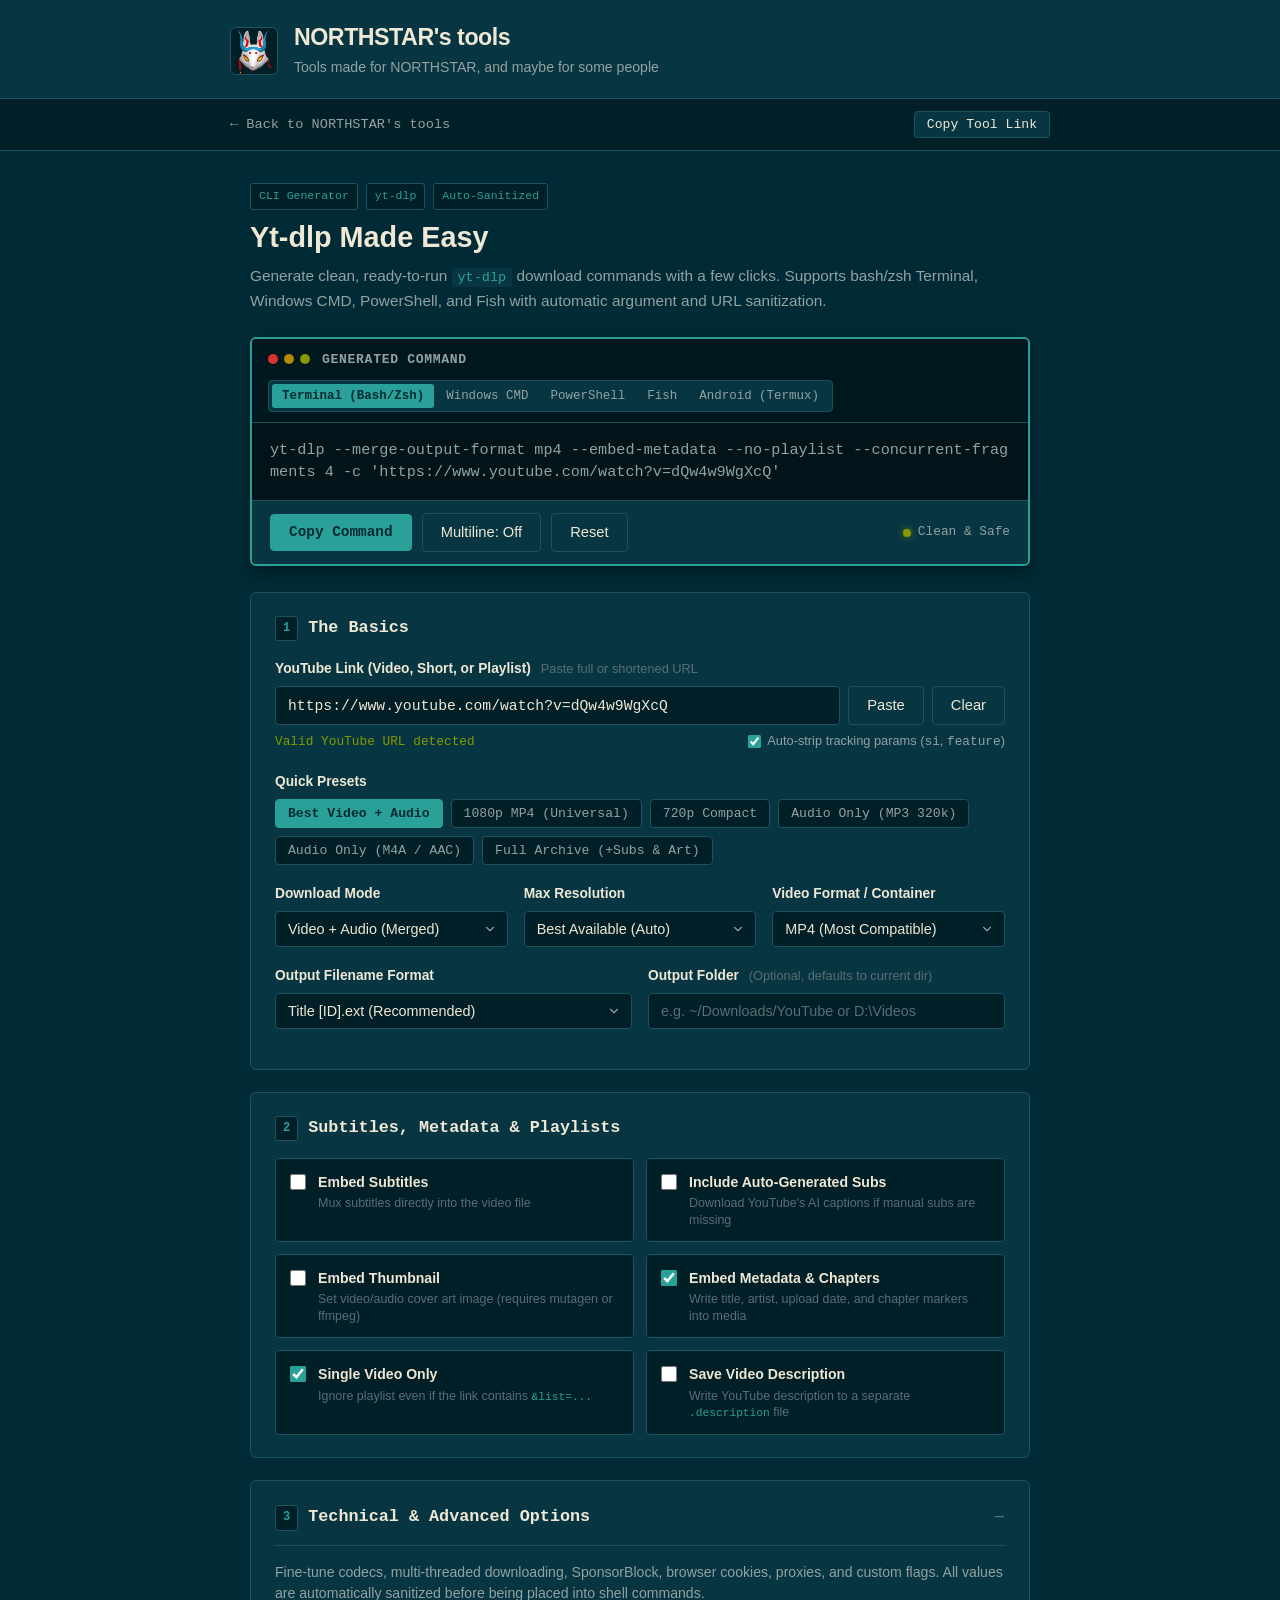
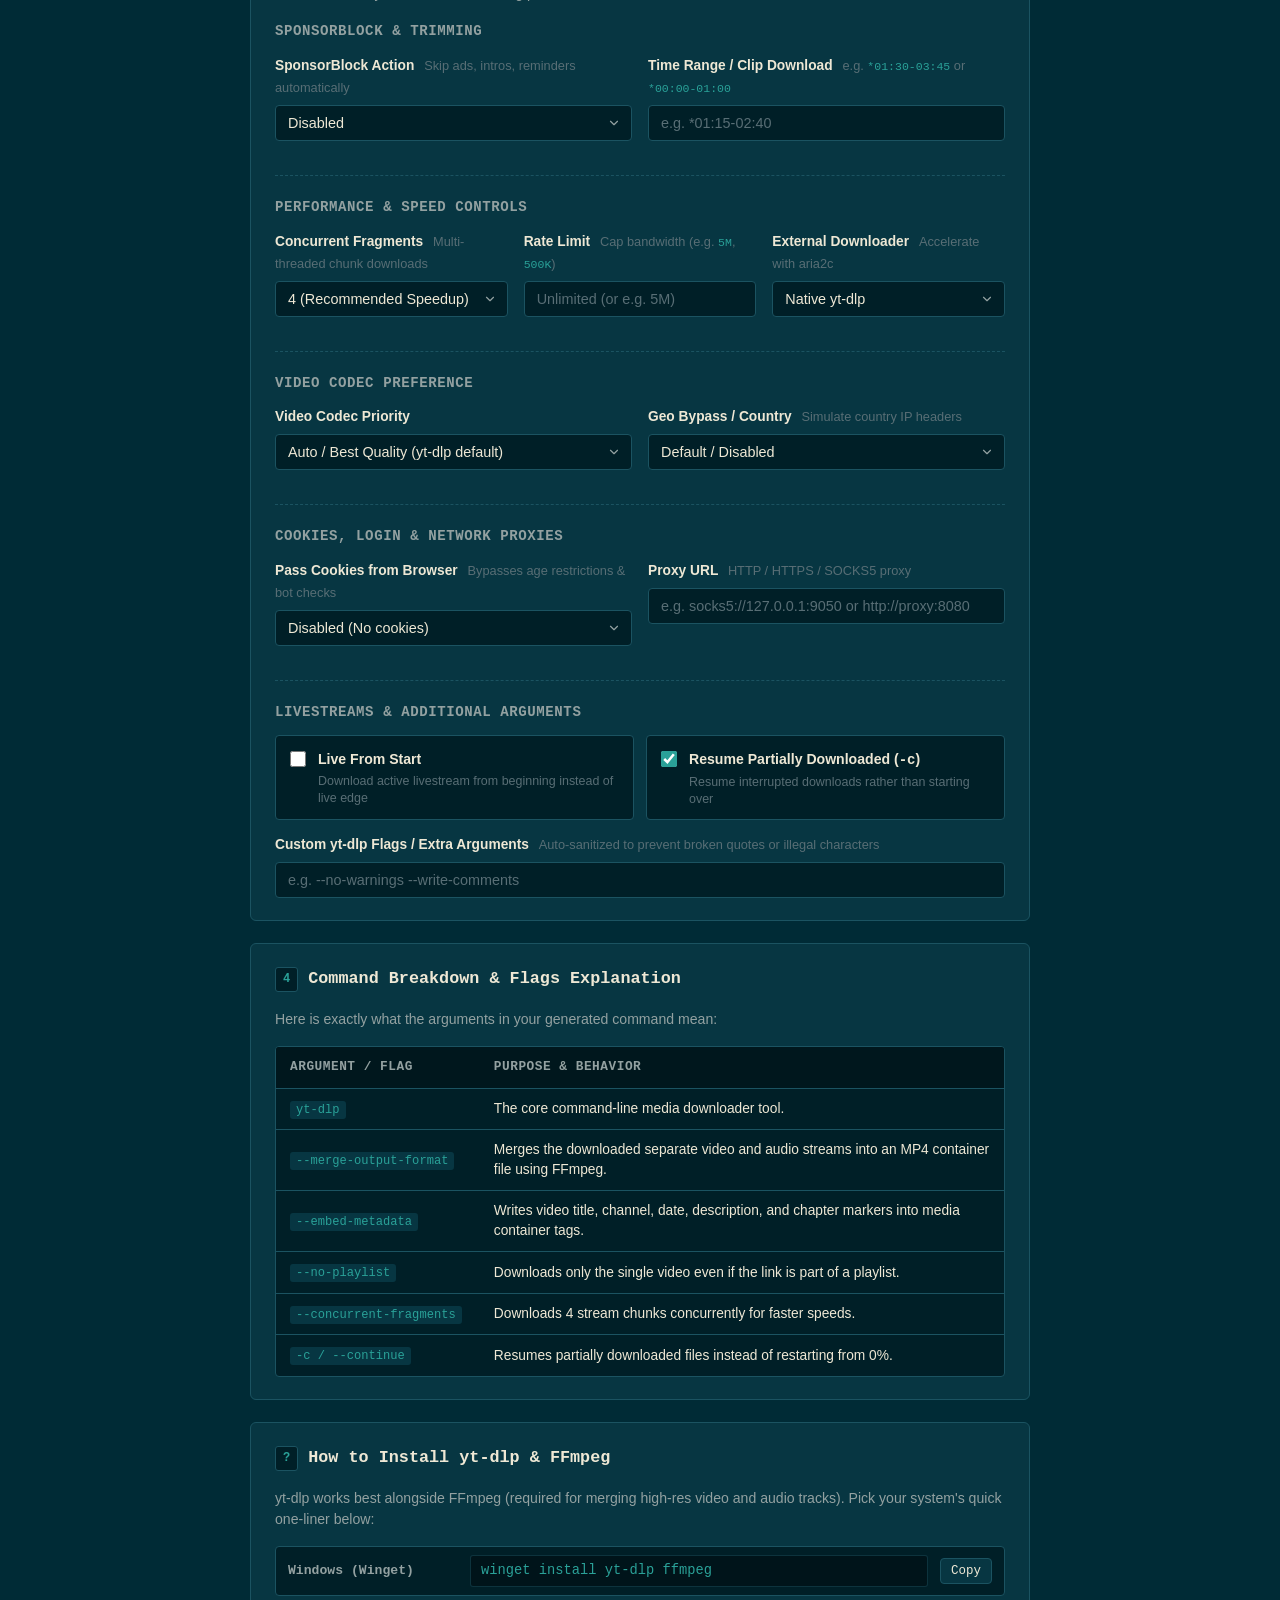
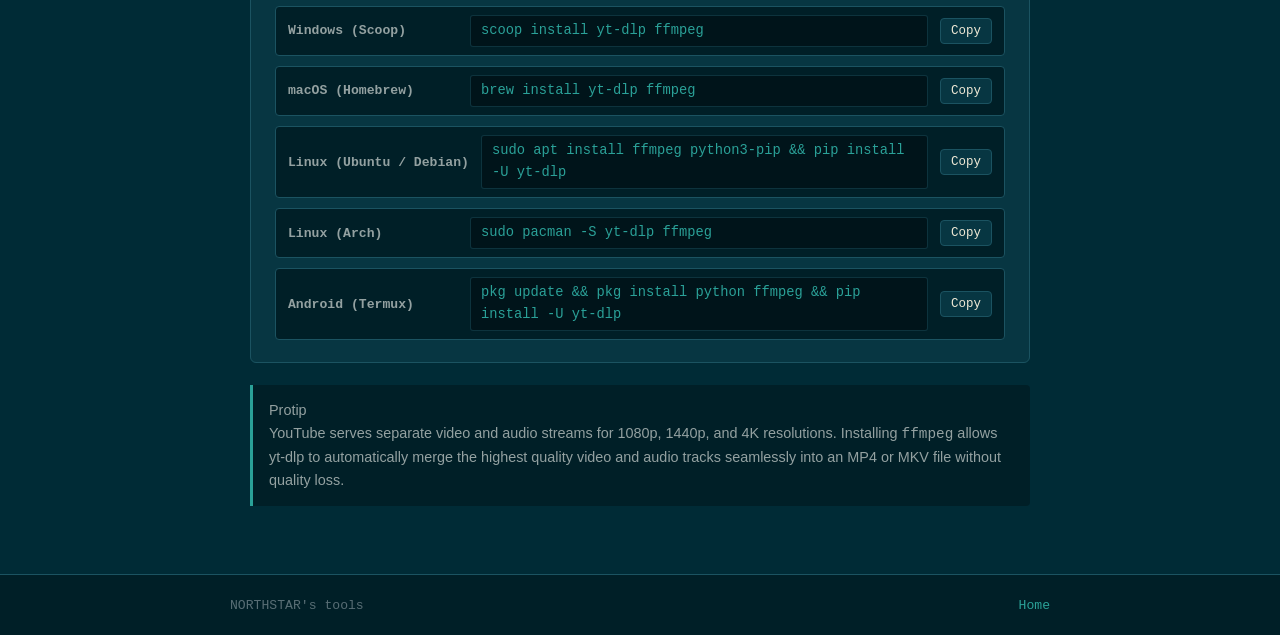
<file: tools/yt-dlp-made-easy/index.html>
<!DOCTYPE html>
<html lang="en">
<head>
  <meta charset="UTF-8">
  <meta name="viewport" content="width=device-width, initial-scale=1.0">
  <title>Yt-dlp Made Easy - NORTHSTAR's tools</title>
  <meta name="description" content="Easy CLI generator for yt-dlp. Paste a YouTube link, pick your settings, and copy clean, auto-sanitized commands for Terminal, CMD, PowerShell, and Fish.">
  <meta name="theme-color" content="#002B36">

  <!-- Favicon -->
  <link rel="icon" type="image/png" href="../../images/icon.png">
  <link rel="apple-touch-icon" href="../../images/icon.png">

  <!-- Stylesheets -->
  <link rel="stylesheet" href="../../css/style.css">
  <link rel="stylesheet" href="tool.css">
</head>
<body>

  <!-- Site Header -->
  <header class="site-header">
    <div class="container">
      <div class="header-content">
        <img src="../../images/icon.png" alt="NORTHSTAR icon" class="site-icon">
        <div class="site-title-group">
          <span class="site-title"><a href="../../">NORTHSTAR's tools</a></span>
          <span class="site-subtitle">Tools made for NORTHSTAR, and maybe for some people</span>
        </div>
      </div>
    </div>
  </header>

  <!-- Top Tool Navigation Bar -->
  <nav class="tool-nav-bar">
    <div class="container nav-container">
      <a href="../../" class="back-link">&larr; Back to NORTHSTAR's tools</a>
      <button class="share-tool-btn" id="share-page-btn" type="button" title="Copy link to this tool">Copy Tool Link</button>
    </div>
  </nav>

  <!-- Main Content -->
  <main class="site-main">
    <div class="container tool-container">

      <!-- Tool Header Block -->
      <header class="tool-header-block">
        <div class="tool-badge-row">
          <span class="tool-badge">CLI Generator</span>
          <span class="tool-badge">yt-dlp</span>
          <span class="tool-badge">Auto-Sanitized</span>
        </div>
        <h1 class="tool-main-title">Yt-dlp Made Easy</h1>
        <p class="tool-lead-desc">
          Generate clean, ready-to-run <code>yt-dlp</code> download commands with a few clicks. Supports bash/zsh Terminal, Windows CMD, PowerShell, and Fish with automatic argument and URL sanitization.
        </p>
      </header>

      <!-- Sticky / Prominent Generated Command Output -->
      <section class="command-box-panel" id="command-output-section" aria-label="Generated Command Output">
        <div class="command-box-header">
          <div class="command-box-title">
            <span class="terminal-dot red"></span>
            <span class="terminal-dot yellow"></span>
            <span class="terminal-dot green"></span>
            <span class="command-label">Generated Command</span>
          </div>

          <!-- Shell Selector Tabs -->
          <div class="shell-tabs" role="tablist" aria-label="Terminal Shell Selection">
            <button class="shell-tab active" data-shell="bash" role="tab" aria-selected="true" type="button" title="Linux, macOS, WSL, Zsh, Git Bash">
              Terminal (Bash/Zsh)
            </button>
            <button class="shell-tab" data-shell="cmd" role="tab" aria-selected="false" type="button" title="Windows Command Prompt">
              Windows CMD
            </button>
            <button class="shell-tab" data-shell="powershell" role="tab" aria-selected="false" type="button" title="Windows PowerShell & PowerShell 7">
              PowerShell
            </button>
            <button class="shell-tab" data-shell="fish" role="tab" aria-selected="false" type="button" title="Fish Shell">
              Fish
            </button>
            <button class="shell-tab" data-shell="termux" role="tab" aria-selected="false" type="button" title="Android Termux (Auto-routes to Shared Storage)">
              Android (Termux)
            </button>
          </div>
        </div>

        <!-- Command Code Block -->
        <div class="command-code-wrapper">
          <pre class="command-pre"><code id="command-code" class="command-code">yt-dlp &quot;https://www.youtube.com/watch?v=dQw4w9WgXcQ&quot;</code></pre>
        </div>

        <!-- Command Action Toolbar -->
        <div class="command-actions-toolbar">
          <div class="command-actions-left">
            <button class="btn btn-primary btn-copy" id="copy-cmd-btn" type="button">
              <span id="copy-btn-text">Copy Command</span>
            </button>
            <button class="btn btn-secondary" id="toggle-multiline-btn" type="button" title="Toggle between single-line and multiline display">
              Multiline: Off
            </button>
            <button class="btn btn-secondary" id="reset-all-btn" type="button" title="Reset all options to defaults">
              Reset
            </button>
          </div>
          
          <div class="command-status" id="sanitization-status" title="Sanitization summary">
            <span class="status-indicator clean"></span>
            <span class="status-text" id="status-text">Clean &amp; Safe</span>
          </div>
        </div>

        <!-- Sanitization Notes Notice (if any changes were auto-applied) -->
        <div class="sanitization-alert" id="sanitization-alert" style="display: none;">
          <span class="alert-icon">i</span>
          <span id="sanitization-alert-msg">Auto-sanitized dangerous characters to prevent shell breakage.</span>
        </div>
      </section>

      <!-- ============================================== -->
      <!-- SECTION 1: THE BASICS (TOP SECTION)            -->
      <!-- ============================================== -->
      <section class="panel-card" id="basics-panel">
        <h2 class="panel-title">
          <span class="step-badge">1</span> The Basics
        </h2>

        <!-- URL Input Group with Auto-Sanitization -->
        <div class="form-group">
          <label for="video-url-input" class="form-label">
            YouTube Link (Video, Short, or Playlist)
            <span class="label-hint">Paste full or shortened URL</span>
          </label>
          <div class="url-input-group">
            <input 
              type="text" 
              id="video-url-input" 
              class="form-control url-input" 
              placeholder="https://www.youtube.com/watch?v=... or https://youtu.be/..." 
              value="https://www.youtube.com/watch?v=dQw4w9WgXcQ"
              autocomplete="off" 
              spellcheck="false"
            >
            <button class="btn btn-secondary" id="paste-url-btn" type="button" title="Paste from clipboard">Paste</button>
            <button class="btn btn-secondary" id="clear-url-btn" type="button" title="Clear input">Clear</button>
          </div>
          <div class="field-meta-row">
            <span class="field-feedback" id="url-feedback">Valid YouTube URL detected</span>
            <label class="inline-checkbox-label" title="Automatically strip tracking tags like ?si=..., &feature=share">
              <input type="checkbox" id="clean-tracking-checkbox" checked>
              <span>Auto-strip tracking params (<code>si</code>, <code>feature</code>)</span>
            </label>
          </div>
        </div>

        <!-- Quick One-Click Presets -->
        <div class="form-group">
          <label class="form-label">Quick Presets</label>
          <div class="preset-pill-grid">
            <button class="preset-pill active" type="button" data-preset="best-video">
              Best Video + Audio
            </button>
            <button class="preset-pill" type="button" data-preset="1080p-mp4">
              1080p MP4 (Universal)
            </button>
            <button class="preset-pill" type="button" data-preset="720p-compact">
              720p Compact
            </button>
            <button class="preset-pill" type="button" data-preset="audio-mp3">
              Audio Only (MP3 320k)
            </button>
            <button class="preset-pill" type="button" data-preset="audio-m4a">
              Audio Only (M4A / AAC)
            </button>
            <button class="preset-pill" type="button" data-preset="archive-full">
              Full Archive (+Subs &amp; Art)
            </button>
          </div>
        </div>

        <!-- Download Mode & Container Grid -->
        <div class="form-grid-3">
          <!-- Download Mode -->
          <div class="form-group">
            <label for="download-mode-select" class="form-label">Download Mode</label>
            <select id="download-mode-select" class="form-control">
              <option value="both" selected>Video + Audio (Merged)</option>
              <option value="audio">Audio Only (Extract/Best)</option>
              <option value="video-only">Video Only (Mute)</option>
            </select>
          </div>

          <!-- Video Resolution Limit -->
          <div class="form-group" id="group-video-resolution">
            <label for="resolution-select" class="form-label">Max Resolution</label>
            <select id="resolution-select" class="form-control">
              <option value="best" selected>Best Available (Auto)</option>
              <option value="2160">4K (2160p)</option>
              <option value="1440">2K (1440p)</option>
              <option value="1080">1080p (Full HD)</option>
              <option value="720">720p (HD)</option>
              <option value="480">480p (SD)</option>
              <option value="360">360p (Low / Small)</option>
            </select>
          </div>

          <!-- Target Container / Format -->
          <div class="form-group" id="group-video-container">
            <label for="container-select" class="form-label">Video Format / Container</label>
            <select id="container-select" class="form-control">
              <option value="mp4" selected>MP4 (Most Compatible)</option>
              <option value="mkv">MKV (Best for multi-subs/chapters)</option>
              <option value="webm">WebM (Open Web Format)</option>
              <option value="auto">Auto / Source Container</option>
            </select>
          </div>
        </div>

        <!-- Audio Settings Row (Conditional visibility) -->
        <div class="form-grid-2" id="group-audio-settings" style="display: none;">
          <div class="form-group">
            <label for="audio-format-select" class="form-label">Audio Format</label>
            <select id="audio-format-select" class="form-control">
              <option value="mp3" selected>MP3 (Universal)</option>
              <option value="m4a">M4A / AAC (Apple &amp; YouTube native)</option>
              <option value="opus">Opus (Modern &amp; High Efficiency)</option>
              <option value="flac">FLAC (Lossless)</option>
              <option value="wav">WAV (Uncompressed)</option>
              <option value="best">Best Audio Stream (No re-encode)</option>
            </select>
          </div>

          <div class="form-group">
            <label for="audio-quality-select" class="form-label">Audio Quality / Bitrate</label>
            <select id="audio-quality-select" class="form-control">
              <option value="0" selected>0 (Best VBR / ~320 kbps)</option>
              <option value="320K">320 kbps (CBR)</option>
              <option value="256K">256 kbps</option>
              <option value="192K">192 kbps</option>
              <option value="128K">128 kbps (Compact)</option>
            </select>
          </div>
        </div>

        <!-- Output Filename and Folder (Basics) -->
        <div class="form-grid-2">
          <div class="form-group">
            <label for="output-template-preset" class="form-label">
              Output Filename Format
            </label>
            <select id="output-template-preset" class="form-control">
              <option value="title-id" selected>Title [ID].ext (Recommended)</option>
              <option value="title-only">Title.ext</option>
              <option value="channel-title">Channel - Title.ext</option>
              <option value="date-title">YYYY-MM-DD - Title.ext</option>
              <option value="playlist-indexed">Playlist Index - Title.ext</option>
              <option value="custom">Custom Template...</option>
            </select>
          </div>

          <div class="form-group">
            <label for="output-folder-input" class="form-label">
              Output Folder <span class="label-hint">(Optional, defaults to current dir)</span>
            </label>
            <input 
              type="text" 
              id="output-folder-input" 
              class="form-control" 
              placeholder="e.g. ~/Downloads/YouTube or D:\Videos"
              autocomplete="off"
              spellcheck="false"
            >
          </div>
        </div>

        <!-- Custom template input box (Hidden by default unless custom is selected) -->
        <div class="form-group" id="custom-template-group" style="display: none;">
          <label for="custom-template-input" class="form-label">
            Custom Filename Template <span class="label-hint">yt-dlp syntax</span>
          </label>
          <input 
            type="text" 
            id="custom-template-input" 
            class="form-control" 
            value="%(title)s [%(id)s].%(ext)s"
            autocomplete="off"
            spellcheck="false"
          >
          <div class="template-variable-tags">
            <button class="var-tag" type="button" data-var="%(title)s">%(title)s</button>
            <button class="var-tag" type="button" data-var="%(id)s">%(id)s</button>
            <button class="var-tag" type="button" data-var="%(uploader)s">%(uploader)s</button>
            <button class="var-tag" type="button" data-var="%(upload_date)s">%(upload_date)s</button>
            <button class="var-tag" type="button" data-var="%(resolution)s">%(resolution)s</button>
            <button class="var-tag" type="button" data-var="%(playlist_index)s">%(playlist_index)s</button>
            <button class="var-tag" type="button" data-var="%(ext)s">%(ext)s</button>
          </div>
        </div>
      </section>

      <!-- ============================================== -->
      <!-- SECTION 2: COMMON MEDIA OPTIONS (MID LEVEL)    -->
      <!-- ============================================== -->
      <section class="panel-card" id="media-panel">
        <h2 class="panel-title">
          <span class="step-badge">2</span> Subtitles, Metadata &amp; Playlists
        </h2>

        <!-- Checkbox grid for common toggles -->
        <div class="options-checkbox-grid">
          <label class="checkbox-card">
            <input type="checkbox" id="embed-subs-checkbox">
            <div class="checkbox-card-body">
              <span class="checkbox-title">Embed Subtitles</span>
              <span class="checkbox-desc">Mux subtitles directly into the video file</span>
            </div>
          </label>

          <label class="checkbox-card">
            <input type="checkbox" id="auto-subs-checkbox">
            <div class="checkbox-card-body">
              <span class="checkbox-title">Include Auto-Generated Subs</span>
              <span class="checkbox-desc">Download YouTube's AI captions if manual subs are missing</span>
            </div>
          </label>

          <label class="checkbox-card">
            <input type="checkbox" id="embed-thumbnail-checkbox">
            <div class="checkbox-card-body">
              <span class="checkbox-title">Embed Thumbnail</span>
              <span class="checkbox-desc">Set video/audio cover art image (requires mutagen or ffmpeg)</span>
            </div>
          </label>

          <label class="checkbox-card">
            <input type="checkbox" id="embed-metadata-checkbox" checked>
            <div class="checkbox-card-body">
              <span class="checkbox-title">Embed Metadata &amp; Chapters</span>
              <span class="checkbox-desc">Write title, artist, upload date, and chapter markers into media</span>
            </div>
          </label>

          <label class="checkbox-card">
            <input type="checkbox" id="no-playlist-checkbox" checked>
            <div class="checkbox-card-body">
              <span class="checkbox-title">Single Video Only</span>
              <span class="checkbox-desc">Ignore playlist even if the link contains <code>&amp;list=...</code></span>
            </div>
          </label>

          <label class="checkbox-card">
            <input type="checkbox" id="write-description-checkbox">
            <div class="checkbox-card-body">
              <span class="checkbox-title">Save Video Description</span>
              <span class="checkbox-desc">Write YouTube description to a separate <code>.description</code> file</span>
            </div>
          </label>
        </div>

        <!-- Conditional Subtitle Language Configuration -->
        <div class="form-grid-2" id="subtitle-config-row" style="margin-top: 14px; display: none;">
          <div class="form-group">
            <label for="sub-lang-input" class="form-label">
              Subtitle Languages
              <span class="label-hint">Comma separated (e.g. <code>en,es,ja</code> or <code>all</code>)</span>
            </label>
            <input 
              type="text" 
              id="sub-lang-input" 
              class="form-control" 
              value="en.*,en"
              placeholder="e.g. en,es,ja or all"
              autocomplete="off"
              spellcheck="false"
            >
          </div>

          <div class="form-group">
            <label for="sub-format-select" class="form-label">Subtitle Format Conversion</label>
            <select id="sub-format-select" class="form-control">
              <option value="srt" selected>SRT (SubRip - Most Compatible)</option>
              <option value="vtt">VTT (WebVTT)</option>
              <option value="ass">ASS (Advanced SubStation Alpha)</option>
              <option value="best">Best / Native</option>
            </select>
          </div>
        </div>

        <!-- Conditional Playlist Range Configuration -->
        <div class="form-grid-3" id="playlist-config-row" style="margin-top: 14px; display: none;">
          <div class="form-group">
            <label for="playlist-start-input" class="form-label">Playlist Start Item #</label>
            <input type="number" id="playlist-start-input" class="form-control" placeholder="1" min="1">
          </div>
          <div class="form-group">
            <label for="playlist-end-input" class="form-label">Playlist End Item #</label>
            <input type="number" id="playlist-end-input" class="form-control" placeholder="10" min="1">
          </div>
          <div class="form-group">
            <label for="playlist-items-input" class="form-label">Specific Items / Range</label>
            <input type="text" id="playlist-items-input" class="form-control" placeholder="e.g. 1,3,5-8" autocomplete="off">
          </div>
        </div>
      </section>

      <!-- ============================================== -->
      <!-- SECTION 3: TECHNICAL & ADVANCED (BOTTOM)       -->
      <!-- ============================================== -->
      <section class="panel-card" id="technical-panel">
        <div class="accordion-header" id="tech-accordion-btn" role="button" tabindex="0" aria-expanded="true">
          <h2 class="panel-title" style="margin-bottom: 0;">
            <span class="step-badge">3</span> Technical &amp; Advanced Options
          </h2>
          <span class="accordion-arrow" id="tech-accordion-arrow">&minus;</span>
        </div>

        <div class="accordion-content" id="tech-accordion-content">
          <p class="section-subtext">
            Fine-tune codecs, multi-threaded downloading, SponsorBlock, browser cookies, proxies, and custom flags. All values are automatically sanitized before being placed into shell commands.
          </p>

          <!-- SponsorBlock Integration -->
          <div class="tech-subgroup">
            <h3 class="tech-subgroup-title">SponsorBlock &amp; Trimming</h3>
            <div class="form-grid-2">
              <div class="form-group">
                <label for="sponsorblock-select" class="form-label">
                  SponsorBlock Action
                  <span class="label-hint">Skip ads, intros, reminders automatically</span>
                </label>
                <select id="sponsorblock-select" class="form-control">
                  <option value="none" selected>Disabled</option>
                  <option value="remove-sponsor">Remove Sponsors Only</option>
                  <option value="remove-all">Remove Sponsors, Intros, Outros &amp; Self-promo</option>
                  <option value="mark-chapters">Mark with Chapters (Don't cut video)</option>
                </select>
              </div>

              <div class="form-group">
                <label for="download-section-input" class="form-label">
                  Time Range / Clip Download
                  <span class="label-hint">e.g. <code>*01:30-03:45</code> or <code>*00:00-01:00</code></span>
                </label>
                <input 
                  type="text" 
                  id="download-section-input" 
                  class="form-control" 
                  placeholder="e.g. *01:15-02:40"
                  autocomplete="off"
                  spellcheck="false"
                >
              </div>
            </div>
          </div>

          <!-- Performance & Download Acceleration -->
          <div class="tech-subgroup">
            <h3 class="tech-subgroup-title">Performance &amp; Speed Controls</h3>
            <div class="form-grid-3">
              <div class="form-group">
                <label for="concurrent-fragments-select" class="form-label">
                  Concurrent Fragments
                  <span class="label-hint">Multi-threaded chunk downloads</span>
                </label>
                <select id="concurrent-fragments-select" class="form-control">
                  <option value="1">1 (Single Stream - Default)</option>
                  <option value="4" selected>4 (Recommended Speedup)</option>
                  <option value="8">8 (High Speed)</option>
                  <option value="16">16 (Aggressive)</option>
                </select>
              </div>

              <div class="form-group">
                <label for="rate-limit-input" class="form-label">
                  Rate Limit
                  <span class="label-hint">Cap bandwidth (e.g. <code>5M</code>, <code>500K</code>)</span>
                </label>
                <input 
                  type="text" 
                  id="rate-limit-input" 
                  class="form-control" 
                  placeholder="Unlimited (or e.g. 5M)"
                  autocomplete="off"
                  spellcheck="false"
                >
              </div>

              <div class="form-group">
                <label for="external-downloader-select" class="form-label">
                  External Downloader
                  <span class="label-hint">Accelerate with aria2c</span>
                </label>
                <select id="external-downloader-select" class="form-control">
                  <option value="none" selected>Native yt-dlp</option>
                  <option value="aria2c">aria2c (Multi-connection)</option>
                </select>
              </div>
            </div>
          </div>

          <!-- Codecs & Compatibility -->
          <div class="tech-subgroup">
            <h3 class="tech-subgroup-title">Video Codec Preference</h3>
            <div class="form-grid-2">
              <div class="form-group">
                <label for="video-codec-select" class="form-label">
                  Video Codec Priority
                </label>
                <select id="video-codec-select" class="form-control">
                  <option value="auto" selected>Auto / Best Quality (yt-dlp default)</option>
                  <option value="h264">Prioritize H.264 / AVC (Premiere / Old Hardware / TVs)</option>
                  <option value="av1">Prioritize AV1 (Cutting-edge high efficiency)</option>
                  <option value="vp9">Prioritize VP9 (High efficiency)</option>
                </select>
              </div>

              <div class="form-group">
                <label for="geo-bypass-select" class="form-label">
                  Geo Bypass / Country
                  <span class="label-hint">Simulate country IP headers</span>
                </label>
                <select id="geo-bypass-select" class="form-control">
                  <option value="none" selected>Default / Disabled</option>
                  <option value="US">United States (US)</option>
                  <option value="GB">United Kingdom (GB)</option>
                  <option value="JP">Japan (JP)</option>
                  <option value="DE">Germany (DE)</option>
                  <option value="CA">Canada (CA)</option>
                </select>
              </div>
            </div>
          </div>

          <!-- Authentication, Browser Cookies & Proxies -->
          <div class="tech-subgroup">
            <h3 class="tech-subgroup-title">Cookies, Login &amp; Network Proxies</h3>
            <div class="form-grid-2">
              <div class="form-group">
                <label for="cookies-browser-select" class="form-label">
                  Pass Cookies from Browser
                  <span class="label-hint">Bypasses age restrictions &amp; bot checks</span>
                </label>
                <select id="cookies-browser-select" class="form-control">
                  <option value="none" selected>Disabled (No cookies)</option>
                  <option value="chrome">Google Chrome</option>
                  <option value="firefox">Mozilla Firefox</option>
                  <option value="edge">Microsoft Edge</option>
                  <option value="brave">Brave Browser</option>
                  <option value="chromium">Chromium</option>
                  <option value="safari">Safari (macOS)</option>
                  <option value="custom-file">Custom cookies.txt file...</option>
                </select>
              </div>

              <div class="form-group" id="cookies-file-group" style="display: none;">
                <label for="cookies-file-input" class="form-label">
                  Path to cookies.txt
                </label>
                <input 
                  type="text" 
                  id="cookies-file-input" 
                  class="form-control" 
                  placeholder="e.g. cookies.txt or ~/cookies.txt"
                  autocomplete="off"
                  spellcheck="false"
                >
              </div>

              <div class="form-group">
                <label for="proxy-input" class="form-label">
                  Proxy URL
                  <span class="label-hint">HTTP / HTTPS / SOCKS5 proxy</span>
                </label>
                <input 
                  type="text" 
                  id="proxy-input" 
                  class="form-control" 
                  placeholder="e.g. socks5://127.0.0.1:9050 or http://proxy:8080"
                  autocomplete="off"
                  spellcheck="false"
                >
              </div>
            </div>
          </div>

          <!-- Livestream Options & Additional Flags -->
          <div class="tech-subgroup">
            <h3 class="tech-subgroup-title">Livestreams &amp; Additional Arguments</h3>
            <div class="options-checkbox-grid" style="margin-bottom: 14px;">
              <label class="checkbox-card">
                <input type="checkbox" id="live-from-start-checkbox">
                <div class="checkbox-card-body">
                  <span class="checkbox-title">Live From Start</span>
                  <span class="checkbox-desc">Download active livestream from beginning instead of live edge</span>
                </div>
              </label>

              <label class="checkbox-card">
                <input type="checkbox" id="continue-checkbox" checked>
                <div class="checkbox-card-body">
                  <span class="checkbox-title">Resume Partially Downloaded (<code>-c</code>)</span>
                  <span class="checkbox-desc">Resume interrupted downloads rather than starting over</span>
                </div>
              </label>
            </div>

            <div class="form-group">
              <label for="custom-args-input" class="form-label">
                Custom yt-dlp Flags / Extra Arguments
                <span class="label-hint">Auto-sanitized to prevent broken quotes or illegal characters</span>
              </label>
              <input 
                type="text" 
                id="custom-args-input" 
                class="form-control" 
                placeholder="e.g. --no-warnings --write-comments"
                autocomplete="off"
                spellcheck="false"
              >
            </div>
          </div>

        </div>
      </section>

      <!-- ============================================== -->
      <!-- SECTION 4: EXPLANATION & CHEAT SHEET           -->
      <!-- ============================================== -->
      <section class="panel-card" id="explanation-panel">
        <h2 class="panel-title">
          <span class="step-badge">4</span> Command Breakdown &amp; Flags Explanation
        </h2>
        <p class="section-subtext">
          Here is exactly what the arguments in your generated command mean:
        </p>

        <div class="breakdown-table-wrapper">
          <table class="breakdown-table" id="breakdown-table">
            <thead>
              <tr>
                <th style="width: 28%;">Argument / Flag</th>
                <th>Purpose &amp; Behavior</th>
              </tr>
            </thead>
            <tbody id="breakdown-tbody">
              <!-- Dynamically populated based on active flags -->
            </tbody>
          </table>
        </div>
      </section>

      <!-- ============================================== -->
      <!-- SECTION 5: INSTALLATION GUIDE ACCORDION        -->
      <!-- ============================================== -->
      <section class="panel-card" id="install-guide-panel">
        <h2 class="panel-title">
          <span class="step-badge">?</span> How to Install yt-dlp &amp; FFmpeg
        </h2>
        <p class="section-subtext">
          yt-dlp works best alongside FFmpeg (required for merging high-res video and audio tracks). Pick your system's quick one-liner below:
        </p>

        <div class="install-command-list">
          <div class="install-row">
            <div class="install-platform">Windows (Winget)</div>
            <code class="install-code">winget install yt-dlp ffmpeg</code>
            <button class="btn btn-secondary install-copy-btn" data-copy="winget install yt-dlp ffmpeg" type="button">Copy</button>
          </div>

          <div class="install-row">
            <div class="install-platform">Windows (Scoop)</div>
            <code class="install-code">scoop install yt-dlp ffmpeg</code>
            <button class="btn btn-secondary install-copy-btn" data-copy="scoop install yt-dlp ffmpeg" type="button">Copy</button>
          </div>

          <div class="install-row">
            <div class="install-platform">macOS (Homebrew)</div>
            <code class="install-code">brew install yt-dlp ffmpeg</code>
            <button class="btn btn-secondary install-copy-btn" data-copy="brew install yt-dlp ffmpeg" type="button">Copy</button>
          </div>

          <div class="install-row">
            <div class="install-platform">Linux (Ubuntu / Debian)</div>
            <code class="install-code">sudo apt install ffmpeg python3-pip &amp;&amp; pip install -U yt-dlp</code>
            <button class="btn btn-secondary install-copy-btn" data-copy="sudo apt install ffmpeg python3-pip &amp;&amp; pip install -U yt-dlp" type="button">Copy</button>
          </div>

          <div class="install-row">
            <div class="install-platform">Linux (Arch)</div>
            <code class="install-code">sudo pacman -S yt-dlp ffmpeg</code>
            <button class="btn btn-secondary install-copy-btn" data-copy="sudo pacman -S yt-dlp ffmpeg" type="button">Copy</button>
          </div>

          <div class="install-row">
            <div class="install-platform">Android (Termux)</div>
            <code class="install-code">pkg update &amp;&amp; pkg install python ffmpeg &amp;&amp; pip install -U yt-dlp</code>
            <button class="btn btn-secondary install-copy-btn" data-copy="pkg update &amp;&amp; pkg install python ffmpeg &amp;&amp; pip install -U yt-dlp" type="button">Copy</button>
          </div>
        </div>
      </section>

      <!-- Protip Callout -->
      <aside class="protip-box">
        <div class="protip-box-title">Protip</div>
        <p class="protip-box-text">
          YouTube serves separate video and audio streams for 1080p, 1440p, and 4K resolutions. Installing <code>ffmpeg</code> allows yt-dlp to automatically merge the highest quality video and audio tracks seamlessly into an MP4 or MKV file without quality loss.
        </p>
      </aside>

    </div>
  </main>

  <!-- Site Footer -->
  <footer class="site-footer">
    <div class="container">
      <div class="footer-content">
        <span>NORTHSTAR's tools</span>
        <a href="../../">Home</a>
      </div>
    </div>
  </footer>

  <!-- Toast Notification Container -->
  <div id="toast" class="toast" role="alert" aria-live="polite"></div>

  <!-- Script -->
  <script src="tool.js"></script>
</body>
</html>
</file>
<file: css/style.css>
/* NORTHSTAR's tools - Global Stylesheet
 * 2018 Indie Developer Aesthetic
 * Default theme: #002B36
 */

:root {
  --bg-primary: #002b36;
  --bg-surface: #073642;
  --bg-surface-hover: #0a4352;
  --bg-inset: #001f27;
  --border-color: #1b5361;
  --border-focus: #2aa198;
  --text-primary: #eee8d5;
  --text-secondary: #93a1a1;
  --text-muted: #586e75;
  --accent: #2aa198;
  --accent-hover: #36b8ae;
  --accent-active: #258f87;
  --color-success: #859900;
  --color-warning: #b58900;
  --color-danger: #dc322f;
  --color-info: #268bd2;
  
  --font-sans: -apple-system, BlinkMacSystemFont, "Segoe UI", Roboto, Helvetica, Arial, sans-serif;
  --font-mono: "SFMono-Regular", Consolas, "Liberation Mono", Menlo, Courier, monospace;
}

* {
  box-sizing: border-box;
  margin: 0;
  padding: 0;
}

body {
  background-color: var(--bg-primary);
  color: var(--text-primary);
  font-family: var(--font-sans);
  font-size: 15px;
  line-height: 1.6;
  min-height: 100vh;
  display: flex;
  flex-direction: column;
  -webkit-font-smoothing: antialiased;
}

a {
  color: var(--accent);
  text-decoration: none;
  transition: color 0.15s ease;
}

a:hover {
  color: var(--accent-hover);
  text-decoration: underline;
}

/* Container */
.container {
  width: 100%;
  max-width: 860px;
  margin: 0 auto;
  padding: 0 20px;
}

/* Header */
.site-header {
  border-bottom: 1px solid var(--border-color);
  background-color: var(--bg-surface);
  padding: 24px 0 20px 0;
}

.header-content {
  display: flex;
  align-items: center;
  gap: 16px;
}

.site-icon {
  width: 48px;
  height: 48px;
  border-radius: 6px;
  border: 1px solid var(--border-color);
  background-color: var(--bg-inset);
  object-fit: cover;
  flex-shrink: 0;
}

.site-title-group {
  display: flex;
  flex-direction: column;
}

.site-title {
  font-size: 1.45rem;
  font-weight: 700;
  color: var(--text-primary);
  letter-spacing: -0.02em;
  margin: 0;
  line-height: 1.2;
}

.site-title a {
  color: var(--text-primary);
  text-decoration: none;
}

.site-title a:hover {
  color: var(--accent);
  text-decoration: none;
}

.site-subtitle {
  font-size: 0.88rem;
  color: var(--text-secondary);
  margin-top: 4px;
  font-weight: 400;
}

/* Top bar navigation for tool pages */
.tool-nav-bar {
  display: flex;
  justify-content: space-between;
  align-items: center;
  padding: 12px 0;
  border-bottom: 1px solid var(--border-color);
  background-color: var(--bg-inset);
  font-size: 0.85rem;
}

.back-link {
  display: inline-flex;
  align-items: center;
  gap: 6px;
  color: var(--text-secondary);
  font-family: var(--font-mono);
}

.back-link:hover {
  color: var(--accent);
  text-decoration: none;
}

.share-tool-btn {
  background-color: var(--bg-surface);
  color: var(--text-primary);
  border: 1px solid var(--border-color);
  padding: 5px 12px;
  font-size: 0.82rem;
  font-family: var(--font-mono);
  border-radius: 4px;
  cursor: pointer;
  transition: all 0.15s ease;
}

.share-tool-btn:hover {
  background-color: var(--bg-surface-hover);
  border-color: var(--accent);
}

/* Main Content */
.site-main {
  flex: 1;
  padding: 32px 0 48px 0;
}

/* Section Header */
.section-header {
  margin-bottom: 20px;
  padding-bottom: 10px;
  border-bottom: 1px solid var(--border-color);
  display: flex;
  justify-content: space-between;
  align-items: flex-end;
  flex-wrap: wrap;
  gap: 12px;
}

.section-title {
  font-size: 1.15rem;
  font-weight: 600;
  text-transform: uppercase;
  letter-spacing: 0.05em;
  color: var(--text-secondary);
  font-family: var(--font-mono);
}

.tools-count {
  font-size: 0.82rem;
  color: var(--text-muted);
  font-family: var(--font-mono);
}

/* Search Box */
.search-wrapper {
  margin-bottom: 24px;
}

.search-input {
  width: 100%;
  background-color: var(--bg-surface);
  border: 1px solid var(--border-color);
  color: var(--text-primary);
  padding: 10px 14px;
  font-size: 0.92rem;
  font-family: var(--font-sans);
  border-radius: 4px;
  outline: none;
  transition: border-color 0.15s ease;
}

.search-input:focus {
  border-color: var(--accent);
}

.search-input::placeholder {
  color: var(--text-muted);
}

/* Tools List / Grid */
.tools-list {
  display: flex;
  flex-direction: column;
  gap: 16px;
}

.tool-card {
  background-color: var(--bg-surface);
  border: 1px solid var(--border-color);
  border-radius: 4px;
  padding: 18px 20px;
  transition: transform 0.15s ease, border-color 0.15s ease, background-color 0.15s ease;
  position: relative;
}

.tool-card:hover {
  border-color: var(--accent);
  background-color: var(--bg-surface-hover);
}

.tool-card-top {
  display: flex;
  justify-content: space-between;
  align-items: flex-start;
  gap: 12px;
  margin-bottom: 8px;
}

.tool-title {
  font-size: 1.15rem;
  font-weight: 600;
  margin: 0;
  line-height: 1.3;
}

.tool-title a {
  color: var(--text-primary);
  text-decoration: none;
}

.tool-card:hover .tool-title a {
  color: var(--accent);
}

.tool-badge {
  font-size: 0.72rem;
  font-family: var(--font-mono);
  background-color: var(--bg-inset);
  color: var(--accent);
  border: 1px solid var(--border-color);
  padding: 3px 8px;
  border-radius: 3px;
  white-space: nowrap;
}

.tool-desc {
  color: var(--text-secondary);
  font-size: 0.92rem;
  margin-bottom: 14px;
}

.tool-card-footer {
  display: flex;
  justify-content: space-between;
  align-items: center;
  font-size: 0.82rem;
  font-family: var(--font-mono);
  border-top: 1px solid rgba(27, 83, 97, 0.4);
  padding-top: 10px;
}

.tool-action-links {
  display: flex;
  gap: 12px;
}

.tool-link-btn {
  color: var(--accent);
  font-weight: 500;
}

.tool-copy-btn {
  background: none;
  border: none;
  color: var(--text-muted);
  font-family: var(--font-mono);
  font-size: 0.82rem;
  cursor: pointer;
  padding: 0;
}

.tool-copy-btn:hover {
  color: var(--text-primary);
  text-decoration: underline;
}

.tool-date {
  color: var(--text-muted);
}

/* Empty State */
.empty-state {
  text-align: center;
  padding: 40px 20px;
  color: var(--text-muted);
  background-color: var(--bg-surface);
  border: 1px dashed var(--border-color);
  border-radius: 4px;
  font-family: var(--font-mono);
}

/* Protip Box */
.protip-box {
  background-color: var(--bg-inset);
  border-left: 3px solid var(--accent);
  padding: 14px 16px;
  margin: 20px 0;
  border-radius: 0 4px 4px 0;
  font-size: 0.9rem;
  color: var(--text-secondary);
}

.protip-box strong {
  color: var(--accent);
  font-family: var(--font-mono);
}

/* Buttons */
.btn {
  display: inline-flex;
  align-items: center;
  justify-content: center;
  padding: 9px 18px;
  font-size: 0.92rem;
  font-family: var(--font-sans);
  font-weight: 500;
  border-radius: 4px;
  border: 1px solid transparent;
  cursor: pointer;
  transition: all 0.15s ease;
  line-height: 1.3;
}

.btn-primary {
  background-color: var(--accent);
  color: #002b36;
  border-color: var(--accent);
  font-weight: 600;
}

.btn-primary:hover {
  background-color: var(--accent-hover);
  border-color: var(--accent-hover);
}

.btn-secondary {
  background-color: var(--bg-surface);
  color: var(--text-primary);
  border-color: var(--border-color);
}

.btn-secondary:hover {
  background-color: var(--bg-surface-hover);
  border-color: var(--text-secondary);
}

.btn-success {
  background-color: var(--color-success);
  color: #002b36;
  font-weight: 600;
}

.btn-success:hover {
  opacity: 0.92;
}

.btn-danger {
  background-color: transparent;
  color: var(--color-danger);
  border-color: var(--color-danger);
}

.btn-danger:hover {
  background-color: var(--color-danger);
  color: #fff;
}

/* Toast Notification */
.toast {
  position: fixed;
  bottom: 24px;
  right: 24px;
  background-color: var(--bg-surface);
  color: var(--text-primary);
  border: 1px solid var(--accent);
  padding: 10px 18px;
  border-radius: 4px;
  font-family: var(--font-mono);
  font-size: 0.85rem;
  box-shadow: 0 4px 12px rgba(0, 0, 0, 0.4);
  transform: translateY(100px);
  opacity: 0;
  transition: transform 0.2s ease, opacity 0.2s ease;
  z-index: 1000;
  pointer-events: none;
}

.toast.show {
  transform: translateY(0);
  opacity: 1;
}

/* Footer */
.site-footer {
  border-top: 1px solid var(--border-color);
  background-color: var(--bg-inset);
  padding: 20px 0;
  margin-top: auto;
  font-size: 0.82rem;
  color: var(--text-muted);
  font-family: var(--font-mono);
}

.footer-content {
  display: flex;
  justify-content: space-between;
  align-items: center;
  flex-wrap: wrap;
  gap: 12px;
}

/* Responsive */
@media (max-width: 600px) {
  .site-header {
    padding: 18px 0;
  }

  .site-icon {
    width: 40px;
    height: 40px;
  }

  .site-title {
    font-size: 1.25rem;
  }

  .footer-content {
    flex-direction: column;
    align-items: flex-start;
  }
}
</file>
<file: tools/cinematic-screenshot/tool.css>
/* Cinematic Screenshot - Tool Specific Stylesheet
 * 2018 Indie Developer Aesthetic
 * Solarized Dark Palette (#002B36)
 */

.tool-wide-container {
  max-width: 1040px;
  margin: 0 auto;
}

.nav-container {
  display: flex;
  justify-content: space-between;
  align-items: center;
  width: 100%;
}

.tool-header-block {
  margin-bottom: 24px;
}

.tool-badge-row {
  display: flex;
  gap: 8px;
  margin-bottom: 10px;
  flex-wrap: wrap;
}

.tool-main-title {
  font-size: 1.8rem;
  font-weight: 700;
  color: var(--text-primary);
  margin-bottom: 8px;
  line-height: 1.25;
}

.tool-lead-desc {
  color: var(--text-secondary);
  font-size: 0.98rem;
  line-height: 1.55;
}

/* Visually Hidden */
.visually-hidden {
  position: absolute;
  width: 1px;
  height: 1px;
  padding: 0;
  margin: -1px;
  overflow: hidden;
  clip: rect(0, 0, 0, 0);
  white-space: nowrap;
  border: 0;
}

.hidden {
  display: none !important;
}

/* ===================================================
 * DROPZONE / INITIAL UPLOAD STATE
 * =================================================== */
.dropzone-panel {
  background-color: var(--bg-surface);
  border: 1px dashed var(--border-color);
  border-radius: 6px;
  padding: 48px 24px;
  text-align: center;
  margin-bottom: 24px;
  transition: border-color 0.15s ease, background-color 0.15s ease;
}

.dropzone-panel.drag-over {
  border-color: var(--accent);
  background-color: var(--bg-surface-hover);
}

.dropzone-content {
  max-width: 600px;
  margin: 0 auto;
  display: flex;
  flex-direction: column;
  align-items: center;
  gap: 14px;
}

.dropzone-badge-indicator {
  font-family: var(--font-mono);
  font-size: 0.72rem;
  font-weight: 600;
  letter-spacing: 0.08em;
  padding: 3px 8px;
  background-color: var(--bg-inset);
  color: var(--accent);
  border: 1px solid var(--border-color);
  border-radius: 3px;
}

.dropzone-title {
  font-size: 1.35rem;
  font-weight: 600;
  color: var(--text-primary);
  margin: 0;
}

.dropzone-desc {
  font-size: 0.92rem;
  color: var(--text-secondary);
  line-height: 1.5;
  margin: 0;
}

.dropzone-actions {
  display: flex;
  gap: 12px;
  flex-wrap: wrap;
  justify-content: center;
  margin-top: 6px;
}

.dropzone-hint {
  font-size: 0.82rem;
  color: var(--text-muted);
  font-family: var(--font-mono);
  margin-top: 6px;
}

.dropzone-hint kbd {
  background-color: var(--bg-inset);
  border: 1px solid var(--border-color);
  color: var(--accent);
  padding: 2px 6px;
  border-radius: 3px;
  font-size: 0.8rem;
}

/* ===================================================
 * WORKBENCH CONTROLS BAR
 * =================================================== */
.workbench {
  display: flex;
  flex-direction: column;
  gap: 20px;
  margin-bottom: 24px;
}

.workbench-bar {
  display: flex;
  justify-content: space-between;
  align-items: center;
  flex-wrap: wrap;
  gap: 12px;
  background-color: var(--bg-surface);
  border: 1px solid var(--border-color);
  border-radius: 6px;
  padding: 10px 16px;
}

.workbench-bar-left {
  display: flex;
  align-items: center;
  gap: 12px;
}

.workbench-bar-right {
  display: flex;
  align-items: center;
  gap: 16px;
  font-family: var(--font-mono);
  font-size: 0.82rem;
  color: var(--text-secondary);
}

.workbench-bar-right strong {
  color: var(--text-primary);
}

.workbench-divider {
  width: 1px;
  height: 20px;
  background-color: var(--border-color);
}

.btn-sm {
  padding: 6px 12px;
  font-size: 0.82rem;
}

/* ===================================================
 * VIEWPORT CARD
 * =================================================== */
.viewport-card {
  background-color: var(--bg-inset);
  border: 1px solid var(--border-color);
  border-radius: 6px;
  padding: 16px;
  display: flex;
  justify-content: center;
  align-items: center;
  position: relative;
  overflow: hidden;
}

.viewport-stage {
  position: relative;
  max-width: 100%;
  display: flex;
  justify-content: center;
  align-items: center;
  box-shadow: 0 8px 32px rgba(0, 0, 0, 0.6);
  border-radius: 4px;
  overflow: hidden;
  background-color: #000;
}

.main-canvas {
  display: block;
  max-width: 100%;
  max-height: 65vh;
  height: auto;
  width: auto;
  object-fit: contain;
}

.compare-canvas {
  position: absolute;
  top: 0;
  left: 0;
  width: 100%;
  height: 100%;
  display: block;
  object-fit: contain;
  z-index: 5;
}

.compare-badge {
  position: absolute;
  top: 14px;
  right: 14px;
  background-color: rgba(0, 0, 0, 0.85);
  color: #fff;
  border: 1px solid var(--border-color);
  border-radius: 3px;
  padding: 4px 10px;
  font-family: var(--font-mono);
  font-size: 0.75rem;
  letter-spacing: 0.08em;
  font-weight: 700;
  z-index: 10;
  pointer-events: none;
}

/* ===================================================
 * FILTER PRESETS STRIP (NO TEXT LABELS AS REQUESTED)
 * =================================================== */
.filter-strip-section {
  background-color: var(--bg-surface);
  border: 1px solid var(--border-color);
  border-radius: 6px;
  padding: 14px 16px;
}

.filter-strip-header {
  display: flex;
  justify-content: space-between;
  align-items: baseline;
  margin-bottom: 12px;
}

.filter-strip-title {
  font-size: 0.92rem;
  font-weight: 600;
  color: var(--text-primary);
  text-transform: uppercase;
  letter-spacing: 0.06em;
  font-family: var(--font-mono);
}

.filter-strip-hint {
  font-size: 0.8rem;
  color: var(--text-muted);
}

.filter-strip-scroll {
  display: flex;
  gap: 12px;
  overflow-x: auto;
  padding: 6px 4px 10px 4px;
  scroll-behavior: smooth;
  scrollbar-width: thin;
  scrollbar-color: var(--border-color) transparent;
}

.filter-strip-scroll::-webkit-scrollbar {
  height: 6px;
}

.filter-strip-scroll::-webkit-scrollbar-thumb {
  background-color: var(--border-color);
  border-radius: 3px;
}

.filter-strip-scroll::-webkit-scrollbar-track {
  background: transparent;
}

/* Individual Filter Preset Tile: Visual Only, No Text */
.filter-tile {
  flex: 0 0 74px;
  width: 74px;
  height: 74px;
  padding: 0;
  border-radius: 6px;
  border: 2px solid var(--border-color);
  background-color: var(--bg-inset);
  cursor: pointer;
  position: relative;
  overflow: hidden;
  transition: transform 0.15s ease, border-color 0.15s ease, box-shadow 0.15s ease;
  outline: none;
}

.filter-tile:hover {
  border-color: var(--text-secondary);
  transform: translateY(-2px);
}

.filter-tile.active {
  border-color: var(--accent);
  box-shadow: 0 0 12px rgba(42, 161, 152, 0.65);
  transform: translateY(-2px);
}

.filter-tile.active::after {
  content: "";
  position: absolute;
  top: 4px;
  right: 4px;
  width: 7px;
  height: 7px;
  background-color: var(--accent);
  border-radius: 50%;
  box-shadow: 0 0 4px var(--accent);
}

.filter-tile canvas {
  width: 100%;
  height: 100%;
  display: block;
  object-fit: cover;
}

/* ===================================================
 * CONTROLS PANEL
 * =================================================== */
.controls-panel {
  background-color: var(--bg-surface);
  border: 1px solid var(--border-color);
  border-radius: 6px;
  padding: 18px 20px;
}

.controls-header {
  display: flex;
  justify-content: space-between;
  align-items: center;
  margin-bottom: 18px;
  border-bottom: 1px solid var(--border-color);
  padding-bottom: 12px;
}

.controls-title {
  font-size: 1.1rem;
  font-weight: 600;
  color: var(--text-primary);
  margin: 0;
}

/* Movie Bars Controls */
.movie-bars-box {
  background-color: var(--bg-inset);
  border: 1px solid var(--border-color);
  border-radius: 6px;
  padding: 14px 16px;
  margin-bottom: 18px;
}

.movie-bars-top {
  display: flex;
  justify-content: space-between;
  align-items: center;
  flex-wrap: wrap;
  gap: 12px;
  margin-bottom: 12px;
}

.switch-label {
  display: flex;
  align-items: center;
  gap: 10px;
  cursor: pointer;
  user-select: none;
}

.switch-checkbox {
  position: absolute;
  opacity: 0;
  width: 0;
  height: 0;
}

.switch-custom {
  position: relative;
  width: 36px;
  height: 20px;
  background-color: var(--border-color);
  border-radius: 20px;
  transition: background-color 0.2s ease;
  flex-shrink: 0;
}

.switch-custom::before {
  content: "";
  position: absolute;
  width: 14px;
  height: 14px;
  left: 3px;
  top: 3px;
  background-color: #fff;
  border-radius: 50%;
  transition: transform 0.2s ease;
}

.switch-checkbox:checked + .switch-custom {
  background-color: var(--accent);
}

.switch-checkbox:checked + .switch-custom::before {
  transform: translateX(16px);
}

.switch-text {
  font-weight: 600;
  font-size: 0.95rem;
  color: var(--text-primary);
}

.aspect-presets {
  display: flex;
  align-items: center;
  gap: 6px;
  flex-wrap: wrap;
}

.aspect-presets-label {
  font-size: 0.8rem;
  font-family: var(--font-mono);
  color: var(--text-secondary);
  margin-right: 2px;
}

.aspect-btn {
  background-color: var(--bg-surface);
  color: var(--text-secondary);
  border: 1px solid var(--border-color);
  border-radius: 3px;
  padding: 3px 8px;
  font-size: 0.78rem;
  font-family: var(--font-mono);
  cursor: pointer;
  transition: all 0.15s ease;
}

.aspect-btn:hover {
  background-color: var(--bg-surface-hover);
  color: var(--text-primary);
  border-color: var(--accent);
}

.aspect-btn.active {
  background-color: var(--accent);
  color: var(--bg-inset);
  font-weight: 600;
  border-color: var(--accent);
}

.bar-slider-box {
  margin-top: 10px;
}

/* Adjustments Sliders Grid */
.sliders-grid {
  display: grid;
  grid-template-columns: repeat(auto-fill, minmax(280px, 1fr));
  gap: 16px;
}

.control-box {
  background-color: var(--bg-inset);
  border: 1px solid var(--border-color);
  border-radius: 5px;
  padding: 12px 14px;
  display: flex;
  flex-direction: column;
  gap: 8px;
}

.control-label-row {
  display: flex;
  justify-content: space-between;
  align-items: center;
}

.control-label {
  font-size: 0.88rem;
  font-weight: 600;
  color: var(--text-primary);
}

.control-value {
  font-family: var(--font-mono);
  font-size: 0.82rem;
  color: var(--accent);
  background-color: var(--bg-surface);
  border: 1px solid var(--border-color);
  padding: 2px 7px;
  border-radius: 3px;
  min-width: 48px;
  text-align: right;
}

.control-range {
  -webkit-appearance: none;
  appearance: none;
  width: 100%;
  height: 5px;
  border-radius: 3px;
  background: var(--border-color);
  outline: none;
  cursor: pointer;
}

.control-range::-webkit-slider-thumb {
  -webkit-appearance: none;
  appearance: none;
  width: 15px;
  height: 15px;
  border-radius: 50%;
  background: var(--accent);
  cursor: pointer;
  transition: transform 0.1s ease, background 0.1s ease;
  border: none;
}

.control-range::-webkit-slider-thumb:hover {
  transform: scale(1.2);
  background: var(--accent-hover);
}

.control-range::-moz-range-thumb {
  width: 15px;
  height: 15px;
  border-radius: 50%;
  background: var(--accent);
  cursor: pointer;
  border: none;
}

.control-desc {
  font-size: 0.78rem;
  color: var(--text-muted);
  line-height: 1.35;
}

/* ===================================================
 * EXPORT TOOLBAR
 * =================================================== */
.export-panel {
  background-color: var(--bg-surface);
  border: 1px solid var(--border-color);
  border-radius: 6px;
  padding: 16px 20px;
  display: flex;
  justify-content: space-between;
  align-items: center;
  flex-wrap: wrap;
  gap: 14px;
}

.export-actions {
  display: flex;
  gap: 10px;
  flex-wrap: wrap;
}

.export-note {
  font-family: var(--font-mono);
  font-size: 0.8rem;
  color: var(--text-muted);
}

/* ===================================================
 * PROTIP BOX
 * =================================================== */
.protip-box {
  background-color: var(--bg-surface);
  border-left: 3px solid var(--accent);
  padding: 14px 18px;
  border-radius: 0 4px 4px 0;
  font-size: 0.88rem;
  color: var(--text-secondary);
  line-height: 1.5;
  margin-bottom: 24px;
}

.protip-box strong {
  color: var(--text-primary);
}

/* Responsive Breakpoints */
@media (max-width: 768px) {
  .sliders-grid {
    grid-template-columns: 1fr;
  }

  .export-panel {
    flex-direction: column;
    align-items: stretch;
  }

  .export-actions {
    flex-direction: column;
  }

  .workbench-bar {
    flex-direction: column;
    align-items: flex-start;
  }

  .workbench-bar-right {
    width: 100%;
    justify-content: space-between;
  }

  .movie-bars-top {
    flex-direction: column;
    align-items: flex-start;
  }
}
</file>
<file: tools/hunt-20-pizza-place-trophy/tool.css>
/* Tool Specific Styles - Hunt: 20 Pizza Place Trophy Brute Forcer */

.tool-container {
  max-width: 680px;
  margin: 0 auto;
}

.tool-header-block {
  margin-bottom: 24px;
}

.tool-main-title {
  font-size: 1.6rem;
  font-weight: 700;
  color: var(--text-primary);
  margin-bottom: 8px;
  line-height: 1.25;
}

.tool-lead-desc {
  color: var(--text-secondary);
  font-size: 0.95rem;
}

/* Card panels */
.panel-card {
  background-color: var(--bg-surface);
  border: 1px solid var(--border-color);
  border-radius: 6px;
  padding: 24px;
  margin-bottom: 24px;
}

.panel-title {
  font-size: 1.05rem;
  font-weight: 600;
  color: var(--text-primary);
  margin-bottom: 14px;
  font-family: var(--font-mono);
  display: flex;
  align-items: center;
  gap: 10px;
}

.step-badge {
  font-size: 0.75rem;
  background-color: var(--bg-inset);
  color: var(--accent);
  border: 1px solid var(--border-color);
  padding: 2px 7px;
  border-radius: 3px;
}

/* Emoji Input Section */
.emoji-input-group {
  display: flex;
  gap: 12px;
  margin-bottom: 14px;
}

.emoji-text-input {
  flex: 1;
  background-color: var(--bg-inset);
  border: 1px solid var(--border-color);
  color: var(--text-primary);
  font-size: 1.4rem;
  letter-spacing: 6px;
  padding: 10px 14px;
  border-radius: 4px;
  font-family: var(--font-sans);
  outline: none;
  text-align: center;
  transition: border-color 0.15s ease;
}

.emoji-text-input:focus {
  border-color: var(--accent);
}

.emoji-text-input::placeholder {
  font-size: 0.9rem;
  letter-spacing: normal;
  color: var(--text-muted);
}


.input-status-hint {
  font-size: 0.85rem;
  color: var(--text-muted);
  font-family: var(--font-mono);
  margin-top: 8px;
}

.input-status-hint.error {
  color: var(--color-danger);
}

/* Active Combination Display Box */
.active-trial-box {
  background-color: var(--bg-inset);
  border: 2px solid var(--accent);
  border-radius: 6px;
  padding: 24px;
  text-align: center;
  margin-bottom: 20px;
}

.trial-counter {
  font-size: 0.82rem;
  font-family: var(--font-mono);
  color: var(--text-secondary);
  text-transform: uppercase;
  letter-spacing: 0.05em;
  margin-bottom: 12px;
}

.current-combo-display {
  font-size: 3rem;
  letter-spacing: 12px;
  margin: 12px 0 16px 0;
  user-select: all;
  min-height: 70px;
  display: flex;
  align-items: center;
  justify-content: center;
}

.trial-help-text {
  font-size: 0.85rem;
  color: var(--text-muted);
  font-family: var(--font-mono);
}

/* Action Button Toolbar */
.trial-actions {
  display: flex;
  gap: 12px;
  justify-content: center;
  flex-wrap: wrap;
  margin-bottom: 20px;
}

.trial-actions .btn {
  padding: 12px 22px;
  font-size: 0.95rem;
}

/* Stats tracker */
.stats-grid {
  display: grid;
  grid-template-columns: repeat(3, 1fr);
  gap: 12px;
  margin-bottom: 20px;
}

.stat-box {
  background-color: var(--bg-inset);
  border: 1px solid var(--border-color);
  padding: 10px 12px;
  border-radius: 4px;
  text-align: center;
  font-family: var(--font-mono);
}

.stat-number {
  font-size: 1.3rem;
  font-weight: 700;
  color: var(--text-primary);
}

.stat-label {
  font-size: 0.72rem;
  color: var(--text-muted);
  text-transform: uppercase;
  letter-spacing: 0.04em;
}

/* History / Log Section */
.history-section {
  margin-top: 20px;
  padding-top: 16px;
  border-top: 1px solid var(--border-color);
}

.history-title {
  font-size: 0.85rem;
  font-family: var(--font-mono);
  color: var(--text-secondary);
  margin-bottom: 10px;
  display: flex;
  justify-content: space-between;
}

.history-list {
  display: flex;
  flex-wrap: wrap;
  gap: 8px;
  max-height: 180px;
  overflow-y: auto;
  padding: 6px;
  background-color: var(--bg-inset);
  border: 1px solid var(--border-color);
  border-radius: 4px;
}

.history-item {
  font-size: 1rem;
  padding: 4px 8px;
  border-radius: 3px;
  background-color: var(--bg-surface);
  border: 1px solid var(--border-color);
  color: var(--text-muted);
  text-decoration: line-through;
  opacity: 0.65;
  font-family: var(--font-mono);
}

.history-item.success {
  color: var(--text-primary);
  border-color: var(--color-success);
  background-color: rgba(133, 153, 0, 0.2);
  text-decoration: none;
  font-weight: 700;
  opacity: 1;
}

/* Success Banner */
.success-banner {
  background-color: rgba(133, 153, 0, 0.15);
  border: 1px solid var(--color-success);
  border-radius: 6px;
  padding: 24px;
  text-align: center;
  margin-bottom: 20px;
}

.success-banner h3 {
  color: #a4be00;
  font-size: 1.3rem;
  margin-bottom: 8px;
}

.success-banner p {
  color: var(--text-primary);
  margin-bottom: 16px;
}

/* Exhausted Banner */
.exhausted-banner {
  background-color: rgba(220, 50, 47, 0.15);
  border: 1px solid var(--color-danger);
  border-radius: 6px;
  padding: 24px;
  text-align: center;
  margin-bottom: 20px;
}

.exhausted-banner h3 {
  color: var(--color-danger);
  font-size: 1.25rem;
  margin-bottom: 8px;
}

/* Protip Box Special Styling */
.protip-box {
  background-color: var(--bg-surface);
  border: 1px solid var(--border-color);
  border-left: 4px solid var(--accent);
  padding: 16px 20px;
  border-radius: 0 4px 4px 0;
  margin: 28px 0;
}

.protip-box-title {
  color: var(--accent);
  font-family: var(--font-mono);
  font-weight: 700;
  font-size: 0.85rem;
  text-transform: uppercase;
  letter-spacing: 0.06em;
  margin-bottom: 6px;
}

.protip-box-text {
  color: var(--text-primary);
  font-size: 0.95rem;
}

@media (max-width: 600px) {
  .current-combo-display {
    font-size: 2.2rem;
    letter-spacing: 8px;
  }

  .stats-grid {
    grid-template-columns: 1fr;
  }

  .trial-actions {
    flex-direction: column;
  }

  .trial-actions .btn {
    width: 100%;
  }
}
</file>
<file: tools/quick-gamma/tool.css>
/* Quick Gamma - Tool Specific Stylesheet
 * Utilitarian, clean 2018 Indie Aesthetic
 * Northstar Tools Solarized Dark Palette
 */

.tool-wide-container {
  max-width: 1040px;
  margin: 0 auto;
}

.nav-container {
  display: flex;
  justify-content: space-between;
  align-items: center;
  width: 100%;
}

.tool-header-block {
  margin-bottom: 24px;
}

.tool-badge-row {
  display: flex;
  gap: 8px;
  margin-bottom: 10px;
  flex-wrap: wrap;
}

.tool-main-title {
  font-size: 1.8rem;
  font-weight: 700;
  color: var(--text-primary);
  margin-bottom: 8px;
  line-height: 1.25;
}

.tool-lead-desc {
  color: var(--text-secondary);
  font-size: 0.98rem;
  line-height: 1.55;
}

/* Visually Hidden */
.visually-hidden {
  position: absolute;
  width: 1px;
  height: 1px;
  padding: 0;
  margin: -1px;
  overflow: hidden;
  clip: rect(0, 0, 0, 0);
  white-space: nowrap;
  border: 0;
}

.hidden {
  display: none !important;
}

/* ===================================================
 * DROPZONE / INITIAL UPLOAD STATE
 * =================================================== */
.dropzone-panel {
  background-color: var(--bg-surface);
  border: 1px dashed var(--border-color);
  border-radius: 6px;
  padding: 48px 24px;
  text-align: center;
  margin-bottom: 24px;
  transition: border-color 0.15s ease, background-color 0.15s ease;
}

.dropzone-panel.drag-over {
  border-color: var(--accent);
  background-color: var(--bg-surface-hover);
}

.dropzone-content {
  max-width: 600px;
  margin: 0 auto;
  display: flex;
  flex-direction: column;
  align-items: center;
  gap: 14px;
}

.dropzone-badge-indicator {
  font-family: var(--font-mono);
  font-size: 0.72rem;
  font-weight: 600;
  letter-spacing: 0.08em;
  padding: 3px 8px;
  background-color: var(--bg-inset);
  color: var(--accent);
  border: 1px solid var(--border-color);
  border-radius: 3px;
}

.dropzone-title {
  font-size: 1.35rem;
  font-weight: 600;
  color: var(--text-primary);
  line-height: 1.3;
}

.dropzone-desc {
  font-size: 0.92rem;
  color: var(--text-secondary);
  line-height: 1.5;
  margin-bottom: 8px;
}

.dropzone-actions {
  display: flex;
  gap: 12px;
  flex-wrap: wrap;
  justify-content: center;
}

.dropzone-hint {
  font-size: 0.82rem;
  font-family: var(--font-mono);
  color: var(--text-muted);
  margin-top: 6px;
}

.dropzone-hint kbd {
  background-color: var(--bg-inset);
  border: 1px solid var(--border-color);
  padding: 2px 6px;
  border-radius: 3px;
  color: var(--text-primary);
}

/* ===================================================
 * WORKBENCH & TOOLBAR
 * =================================================== */
.workbench {
  display: flex;
  flex-direction: column;
  gap: 20px;
  margin-bottom: 24px;
}

.workbench-bar {
  display: flex;
  justify-content: space-between;
  align-items: center;
  flex-wrap: wrap;
  gap: 12px;
  background-color: var(--bg-surface);
  border: 1px solid var(--border-color);
  padding: 10px 14px;
  border-radius: 4px;
}

.workbench-bar-left {
  display: flex;
  align-items: center;
  gap: 12px;
  flex-wrap: wrap;
}

.workbench-divider {
  width: 1px;
  height: 20px;
  background-color: var(--border-color);
}

.btn-sm {
  padding: 5px 12px;
  font-size: 0.84rem;
}

.preset-group {
  display: flex;
  align-items: center;
  gap: 6px;
  flex-wrap: wrap;
}

.preset-label {
  font-family: var(--font-mono);
  font-size: 0.8rem;
  color: var(--text-muted);
  text-transform: uppercase;
  margin-right: 4px;
}

.preset-btn {
  background-color: var(--bg-inset);
  color: var(--text-secondary);
  border: 1px solid var(--border-color);
  border-radius: 3px;
  padding: 4px 10px;
  font-size: 0.82rem;
  font-family: var(--font-mono);
  cursor: pointer;
  transition: all 0.15s ease;
}

.preset-btn:hover {
  color: var(--text-primary);
  border-color: var(--accent);
}

.preset-btn.active {
  background-color: var(--accent);
  color: #002b36;
  border-color: var(--accent);
  font-weight: 600;
}

.workbench-bar-right {
  display: flex;
  align-items: center;
  gap: 14px;
  font-family: var(--font-mono);
  font-size: 0.82rem;
  color: var(--text-secondary);
}

.workbench-bar-right strong {
  color: var(--accent);
}

/* ===================================================
 * SPLIT COMPARISON VIEWPORT
 * =================================================== */
.viewport-card {
  background-color: var(--bg-surface);
  border: 1px solid var(--border-color);
  border-radius: 4px;
  overflow: hidden;
  display: flex;
  flex-direction: column;
}

.viewport-toolbar {
  display: flex;
  justify-content: space-between;
  align-items: center;
  background-color: var(--bg-inset);
  padding: 8px 14px;
  border-bottom: 1px solid var(--border-color);
}

.viewport-title {
  font-family: var(--font-mono);
  font-size: 0.82rem;
  font-weight: 600;
  text-transform: uppercase;
  letter-spacing: 0.05em;
  color: var(--text-secondary);
}

.viewport-split-controls {
  display: flex;
  align-items: center;
  gap: 4px;
}

.split-btn {
  background-color: var(--bg-surface);
  color: var(--text-secondary);
  border: 1px solid var(--border-color);
  border-radius: 3px;
  padding: 3px 8px;
  font-size: 0.78rem;
  font-family: var(--font-mono);
  cursor: pointer;
  transition: all 0.15s ease;
}

.split-btn:hover {
  border-color: var(--accent);
  color: var(--text-primary);
}

.split-btn.active {
  background-color: var(--accent);
  color: #002b36;
  border-color: var(--accent);
  font-weight: 600;
}

.comparison-container {
  position: relative;
  background-color: #00171d;
  overflow: hidden;
  user-select: none;
  cursor: ew-resize;
  min-height: 280px;
  display: flex;
  align-items: center;
  justify-content: center;
  padding: 12px;
  touch-action: none; /* Disables gesture interference while dragging on mobile */
}

.image-stage {
  position: relative;
  display: inline-block;
  max-width: 100%;
  max-height: 65vh;
  margin: 0 auto;
  line-height: 0;
  font-size: 0;
  overflow: hidden;
  border-radius: 3px;
  border: 1px solid var(--border-color);
  box-shadow: 0 4px 16px rgba(0, 0, 0, 0.45);
  touch-action: none;
}

.canvas-base {
  display: block;
  max-width: 100%;
  max-height: 65vh;
  width: auto;
  height: auto;
  object-fit: contain;
}

.canvas-overlay {
  position: absolute;
  top: 0;
  left: 0;
  width: 100%;
  height: 100%;
  display: block;
  pointer-events: none;
  clip-path: polygon(0 0, 50% 0, 50% 100%, 0 100%);
  -webkit-clip-path: polygon(0 0, 50% 0, 50% 100%, 0 100%);
}

.slider-divider {
  position: absolute;
  top: 0;
  bottom: 0;
  width: 2px;
  background-color: var(--accent);
  z-index: 20;
  pointer-events: none;
  transform: translateX(-50%);
}

.slider-handle {
  position: absolute;
  top: 50%;
  left: 50%;
  transform: translate(-50%, -50%);
  width: 32px;
  height: 32px;
  border-radius: 50%;
  background-color: var(--bg-surface);
  border: 2px solid var(--accent);
  color: var(--accent);
  display: flex;
  align-items: center;
  justify-content: center;
  font-size: 13px;
  font-family: var(--font-mono);
  cursor: ew-resize;
  box-shadow: 0 2px 8px rgba(0, 0, 0, 0.6);
  pointer-events: auto;
  touch-action: none;
}

.slider-handle:hover,
.slider-handle:focus {
  background-color: var(--bg-surface-hover);
  border-color: var(--accent-hover);
  color: var(--accent-hover);
  outline: none;
}

.handle-icon {
  line-height: 1;
  font-size: 12px;
}

.view-tag {
  position: absolute;
  padding: 3px 8px;
  font-size: 0.72rem;
  font-family: var(--font-mono);
  text-transform: uppercase;
  letter-spacing: 0.05em;
  background: rgba(0, 31, 39, 0.85);
  border: 1px solid var(--border-color);
  color: var(--text-secondary);
  border-radius: 3px;
  pointer-events: none;
  z-index: 10;
}

.tag-left {
  bottom: 10px;
  left: 10px;
}

.tag-right {
  bottom: 10px;
  right: 10px;
  color: var(--accent);
  border-color: rgba(42, 161, 152, 0.4);
}

.viewport-footer {
  background-color: var(--bg-inset);
  padding: 6px 14px;
  font-size: 0.78rem;
  font-family: var(--font-mono);
  color: var(--text-muted);
  border-top: 1px solid var(--border-color);
}

/* ===================================================
 * ADJUSTMENT SLIDERS PANEL
 * =================================================== */
.controls-panel {
  background-color: var(--bg-surface);
  border: 1px solid var(--border-color);
  border-radius: 4px;
  padding: 16px 20px;
}

.controls-header {
  display: flex;
  justify-content: space-between;
  align-items: center;
  margin-bottom: 14px;
  padding-bottom: 8px;
  border-bottom: 1px solid var(--border-color);
}

.controls-title {
  font-size: 0.95rem;
  font-weight: 600;
  font-family: var(--font-mono);
  text-transform: uppercase;
  letter-spacing: 0.05em;
  color: var(--text-secondary);
}

.sliders-grid {
  display: grid;
  grid-template-columns: repeat(3, 1fr);
  gap: 16px;
}

@media (max-width: 860px) {
  .sliders-grid {
    grid-template-columns: repeat(2, 1fr);
  }
}

@media (max-width: 560px) {
  .sliders-grid {
    grid-template-columns: 1fr;
  }
}

.control-box {
  background-color: var(--bg-inset);
  border: 1px solid var(--border-color);
  border-radius: 4px;
  padding: 12px 14px;
  display: flex;
  flex-direction: column;
  gap: 8px;
}

.control-label-row {
  display: flex;
  justify-content: space-between;
  align-items: center;
}

.control-label {
  font-size: 0.85rem;
  font-weight: 600;
  color: var(--text-primary);
  cursor: pointer;
}

.control-value {
  font-family: var(--font-mono);
  font-size: 0.85rem;
  font-weight: 700;
  color: var(--accent);
}

.control-range {
  width: 100%;
  height: 6px;
  background: var(--bg-surface);
  border: 1px solid var(--border-color);
  border-radius: 3px;
  outline: none;
  appearance: none;
  -webkit-appearance: none;
  cursor: pointer;
}

.control-range::-webkit-slider-thumb {
  -webkit-appearance: none;
  appearance: none;
  width: 16px;
  height: 16px;
  border-radius: 50%;
  background: var(--accent);
  border: 1px solid var(--accent-hover);
  cursor: pointer;
  transition: transform 0.1s ease;
}

.control-range::-moz-range-thumb {
  width: 16px;
  height: 16px;
  border-radius: 50%;
  background: var(--accent);
  border: 1px solid var(--accent-hover);
  cursor: pointer;
}

.control-range:focus::-webkit-slider-thumb {
  box-shadow: 0 0 0 3px rgba(42, 161, 152, 0.35);
}

.control-desc {
  font-size: 0.76rem;
  color: var(--text-muted);
  line-height: 1.35;
}

/* ===================================================
 * EXPORT ACTIONS PANEL
 * =================================================== */
.export-panel {
  background-color: var(--bg-surface);
  border: 1px solid var(--border-color);
  border-radius: 4px;
  padding: 14px 18px;
  display: flex;
  justify-content: space-between;
  align-items: center;
  flex-wrap: wrap;
  gap: 12px;
}

.export-actions {
  display: flex;
  align-items: center;
  gap: 10px;
  flex-wrap: wrap;
}

.export-note {
  font-family: var(--font-mono);
  font-size: 0.78rem;
  color: var(--text-muted);
}
</file>
<file: tools/slide-puzzle-solver/tool.css>
/* Tool Specific Styles - Roblox Slide Puzzle Solver */

.tool-wide-container {
  max-width: 1100px;
  margin: 0 auto;
}

.tool-header-block {
  margin-bottom: 24px;
}

.tool-main-title {
  font-size: 1.7rem;
  font-weight: 700;
  color: var(--text-primary);
  margin-bottom: 8px;
  line-height: 1.25;
  display: flex;
  align-items: center;
  gap: 12px;
  flex-wrap: wrap;
}

.badge-roblox {
  font-size: 0.75rem;
  background-color: #e02424;
  color: #fff;
  padding: 3px 8px;
  border-radius: 4px;
  font-weight: 600;
  letter-spacing: 0.5px;
  text-transform: uppercase;
}

.badge-universal {
  font-size: 0.75rem;
  background-color: var(--bg-inset);
  color: var(--accent);
  border: 1px solid var(--border-color);
  padding: 3px 8px;
  border-radius: 4px;
  font-weight: 500;
}

.tool-lead-desc {
  color: var(--text-secondary);
  font-size: 0.95rem;
  line-height: 1.6;
}

/* Card panel */
.panel-card {
  background-color: var(--bg-surface);
  border: 1px solid var(--border-color);
  border-radius: 8px;
  padding: 22px;
  margin-bottom: 24px;
}

.panel-title {
  font-size: 1.1rem;
  font-weight: 600;
  color: var(--text-primary);
  margin-bottom: 16px;
  display: flex;
  align-items: center;
  justify-content: space-between;
  gap: 10px;
  flex-wrap: wrap;
}

.step-badge {
  font-size: 0.75rem;
  background-color: var(--bg-inset);
  color: var(--accent);
  border: 1px solid var(--border-color);
  padding: 2px 8px;
  border-radius: 4px;
  font-family: var(--font-mono);
  font-weight: 600;
}

/* Two column layout for setup & main solve */
.two-col-layout {
  display: grid;
  grid-template-columns: 1fr 340px;
  gap: 24px;
  align-items: start;
}

@media (max-width: 900px) {
  .two-col-layout {
    grid-template-columns: 1fr;
  }
}

/* Configuration Row */
.config-row {
  display: flex;
  flex-wrap: wrap;
  gap: 16px;
  align-items: center;
  margin-bottom: 18px;
  background-color: var(--bg-inset);
  padding: 14px 16px;
  border-radius: 6px;
  border: 1px solid var(--border-color);
}

.config-group {
  display: flex;
  flex-direction: column;
  gap: 6px;
}

.config-label {
  font-size: 0.8rem;
  font-weight: 600;
  text-transform: uppercase;
  letter-spacing: 0.5px;
  color: var(--text-secondary);
}

.size-pill-group {
  display: flex;
  gap: 6px;
  flex-wrap: wrap;
}

.size-pill {
  background-color: var(--bg-surface);
  color: var(--text-primary);
  border: 1px solid var(--border-color);
  padding: 6px 12px;
  border-radius: 4px;
  font-size: 0.85rem;
  font-weight: 500;
  cursor: pointer;
  transition: all 0.15s ease;
}

.size-pill:hover {
  border-color: var(--accent);
  background-color: var(--bg-surface-hover);
}

.size-pill.active {
  background-color: var(--accent);
  color: #002b36;
  border-color: var(--accent);
  font-weight: 700;
}

.custom-n-input {
  width: 60px;
  background-color: var(--bg-surface);
  border: 1px solid var(--border-color);
  color: var(--text-primary);
  padding: 6px 8px;
  border-radius: 4px;
  font-size: 0.85rem;
  text-align: center;
}

.custom-n-input:focus {
  border-color: var(--accent);
  outline: none;
}

/* Image Selection Presets */
.preset-buttons-row {
  display: flex;
  gap: 8px;
  flex-wrap: wrap;
  align-items: center;
}

.btn-secondary {
  background-color: var(--bg-surface);
  color: var(--text-primary);
  border: 1px solid var(--border-color);
  padding: 7px 14px;
  border-radius: 4px;
  font-size: 0.85rem;
  cursor: pointer;
  display: inline-flex;
  align-items: center;
  gap: 6px;
  transition: all 0.15s ease;
}

.btn-secondary:hover {
  background-color: var(--bg-surface-hover);
  border-color: var(--accent);
}

.btn-secondary.active {
  border-color: var(--accent);
  background-color: rgba(42, 161, 152, 0.15);
  color: var(--accent);
  font-weight: 600;
}

.file-input-hidden {
  display: none;
}

/* Status / Solvability Banner */
.status-banner {
  padding: 12px 16px;
  border-radius: 6px;
  margin-bottom: 16px;
  font-size: 0.9rem;
  display: flex;
  align-items: center;
  justify-content: space-between;
  gap: 12px;
  border: 1px solid transparent;
}

.status-banner.is-solvable {
  background-color: rgba(133, 153, 0, 0.12);
  border-color: var(--color-success);
  color: #a7c000;
}

.status-banner.is-unsolvable {
  background-color: rgba(220, 50, 47, 0.15);
  border-color: var(--color-danger);
  color: #ff6b68;
}

.status-banner.is-incomplete {
  background-color: rgba(181, 137, 0, 0.15);
  border-color: var(--color-warning);
  color: #e2b322;
}

.status-banner.is-solved {
  background-color: rgba(42, 161, 152, 0.15);
  border-color: var(--accent);
  color: var(--accent);
}

.status-action-btn {
  background-color: var(--bg-surface);
  color: var(--text-primary);
  border: 1px solid currentColor;
  padding: 4px 10px;
  border-radius: 4px;
  font-size: 0.8rem;
  font-weight: 600;
  cursor: pointer;
  white-space: nowrap;
}

.status-action-btn:hover {
  background-color: var(--bg-surface-hover);
}

/* Board Action Toolbar */
.board-toolbar {
  display: flex;
  justify-content: space-between;
  align-items: center;
  flex-wrap: wrap;
  gap: 10px;
  margin-bottom: 14px;
  padding-bottom: 12px;
  border-bottom: 1px solid var(--border-color);
}

.toolbar-group {
  display: flex;
  gap: 8px;
  flex-wrap: wrap;
  align-items: center;
}

.btn-primary {
  background-color: var(--accent);
  color: #002b36;
  border: 1px solid var(--accent);
  padding: 8px 18px;
  border-radius: 4px;
  font-size: 0.9rem;
  font-weight: 700;
  cursor: pointer;
  display: inline-flex;
  align-items: center;
  gap: 8px;
  transition: all 0.15s ease;
}

.btn-primary:hover {
  background-color: var(--accent-hover);
  border-color: var(--accent-hover);
}

.btn-primary:disabled {
  opacity: 0.45;
  cursor: not-allowed;
}

.btn-danger {
  background-color: rgba(220, 50, 47, 0.15);
  color: #ff6b68;
  border: 1px solid var(--color-danger);
  padding: 7px 12px;
  border-radius: 4px;
  font-size: 0.85rem;
  cursor: pointer;
}

.btn-danger:hover {
  background-color: var(--color-danger);
  color: #fff;
}

/* PUZZLE BOARD CONTAINER */
.puzzle-board-container {
  display: flex;
  flex-direction: column;
  align-items: center;
  background-color: var(--bg-inset);
  padding: 16px;
  border-radius: 8px;
  border: 1px solid var(--border-color);
  position: relative;
  user-select: none;
}

.board-with-coords {
  display: grid;
  grid-template-columns: 28px 1fr;
  grid-template-rows: 28px 1fr;
  gap: 4px;
  width: 100%;
  max-width: 580px;
}

.col-coords-header {
  grid-column: 2;
  grid-row: 1;
  display: grid;
  align-items: center;
  text-align: center;
  font-family: var(--font-mono);
  font-size: 0.8rem;
  color: var(--text-muted);
  font-weight: 700;
}

.row-coords-header {
  grid-column: 1;
  grid-row: 2;
  display: grid;
  align-items: center;
  text-align: center;
  font-family: var(--font-mono);
  font-size: 0.8rem;
  color: var(--text-muted);
  font-weight: 700;
}

.puzzle-board {
  grid-column: 2;
  grid-row: 2;
  display: grid;
  gap: 2px;
  background-color: #0b1a20;
  border: 3px solid #143e49;
  border-radius: 4px;
  box-shadow: 0 8px 24px rgba(0, 0, 0, 0.4);
  aspect-ratio: 1 / 1;
  width: 100%;
  overflow: hidden;
  position: relative;
}

/* Tile styling */
.puzzle-tile {
  position: relative;
  display: flex;
  align-items: center;
  justify-content: center;
  background-color: var(--bg-surface);
  background-size: cover;
  background-position: center;
  background-repeat: no-repeat;
  cursor: pointer;
  transition: transform 0.12s ease, box-shadow 0.12s ease, border-color 0.12s ease;
  overflow: hidden;
  border-radius: 2px;
}

.puzzle-tile:hover {
  z-index: 5;
  filter: brightness(1.1);
  box-shadow: 0 0 8px rgba(42, 161, 152, 0.5);
}

.puzzle-tile.is-selected {
  outline: 3px solid var(--accent);
  z-index: 10;
  filter: brightness(1.2);
}

/* Empty unassigned slot */
.puzzle-tile.is-empty-slot {
  background-color: rgba(7, 54, 66, 0.4) !important;
  background-image: none !important;
  border: 1px dashed rgba(42, 161, 152, 0.35);
  display: flex;
  flex-direction: column;
  align-items: center;
  justify-content: center;
  color: var(--text-muted);
  font-family: var(--font-mono);
  font-size: 0.75rem;
  transition: all 0.15s ease;
}

.puzzle-tile.is-empty-slot:hover {
  background-color: rgba(42, 161, 152, 0.15) !important;
  border-color: var(--accent);
  color: var(--accent);
}

.puzzle-tile.is-empty-slot.is-selected {
  outline: 3px solid #ffcc00 !important;
  background-color: rgba(255, 204, 0, 0.15) !important;
  border-color: #ffcc00 !important;
  box-shadow: 0 0 10px rgba(255, 204, 0, 0.4);
}

.empty-slot-plus {
  font-size: 1.2rem;
  font-weight: 300;
  line-height: 1;
  opacity: 0.6;
}

.empty-slot-coord {
  font-size: 0.65rem;
  font-weight: 600;
  opacity: 0.75;
}

/* Blank Tile (Roblox plate style) */
.puzzle-tile.is-blank {
  background-color: #0a1114 !important;
  background-image: 
    radial-gradient(#1f3640 15%, transparent 16%),
    radial-gradient(#1f3640 15%, transparent 16%) !important;
  background-size: 10px 10px !important;
  background-position: 0 0, 5px 5px !important;
  cursor: pointer;
  border: 1px dashed #244b55;
  display: flex;
  flex-direction: column;
  align-items: center;
  justify-content: center;
}

.puzzle-tile.is-blank.is-selected {
  outline: 3px solid #ffcc00 !important;
}

.puzzle-tile.is-blank::after {
  content: "[E] Slide";
  display: inline-block;
  background-color: rgba(0, 0, 0, 0.75);
  color: #a7c000;
  font-family: var(--font-mono);
  font-size: 0.65rem;
  font-weight: 700;
  padding: 1px 4px;
  border-radius: 3px;
  border: 1px solid rgba(167, 192, 0, 0.4);
  letter-spacing: 0.5px;
  text-align: center;
  pointer-events: none;
}

@media (max-width: 500px) {
  .puzzle-tile.is-blank::after {
    font-size: 0.5rem;
    padding: 0 2px;
  }
}

/* Number badge overlay on tile */
.tile-number-badge {
  position: absolute;
  top: 2px;
  left: 2px;
  background-color: rgba(0, 31, 39, 0.85);
  color: #fff;
  font-family: var(--font-mono);
  font-size: 0.7rem;
  font-weight: 700;
  padding: 1px 4px;
  border-radius: 3px;
  pointer-events: none;
  z-index: 3;
  line-height: 1.2;
  border: 1px solid rgba(255, 255, 255, 0.15);
  text-shadow: 0 1px 2px #000;
}

/* Highlight tile to move in next step */
.puzzle-tile.is-next-move {
  outline: 3px solid #ffcc00;
  z-index: 8;
  animation: pulse-border 1.2s infinite alternate;
}

@keyframes pulse-border {
  0% {
    box-shadow: 0 0 4px #ffcc00, inset 0 0 6px #ffcc00;
    transform: scale(0.98);
  }
  100% {
    box-shadow: 0 0 16px #ffcc00, inset 0 0 12px #ffcc00;
    transform: scale(1.02);
  }
}

/* Direction Arrow Overlay on next move */
.tile-move-indicator {
  position: absolute;
  inset: 0;
  display: flex;
  align-items: center;
  justify-content: center;
  background-color: rgba(255, 204, 0, 0.25);
  z-index: 6;
  pointer-events: none;
}

.tile-move-arrow-icon {
  font-size: 2rem;
  color: #ffcc00;
  filter: drop-shadow(0 2px 4px rgba(0,0,0,0.9));
  animation: bounce-arrow 0.8s infinite alternate ease-in-out;
}

@keyframes bounce-arrow {
  0% { transform: scale(0.9); }
  100% { transform: scale(1.15); }
}

/* Target Blank Slot Highlight during step playback */
.puzzle-tile.is-target-blank {
  outline: 3px dashed #a7c000;
  box-shadow: 0 0 12px rgba(167, 192, 0, 0.6);
  z-index: 7;
}

/* STEP-BY-STEP PLAYBACK PANEL */
.playback-card {
  background-color: var(--bg-surface);
  border: 1px solid var(--border-color);
  border-radius: 8px;
  padding: 20px;
  margin-top: 18px;
}

.instruction-banner {
  background: linear-gradient(135deg, #073642 0%, #001f27 100%);
  border: 1px solid var(--accent);
  border-left: 5px solid var(--accent);
  border-radius: 6px;
  padding: 16px 20px;
  margin-bottom: 16px;
}

.instruction-step-num {
  font-size: 0.85rem;
  text-transform: uppercase;
  letter-spacing: 1px;
  font-weight: 700;
  color: var(--accent);
  margin-bottom: 4px;
  display: flex;
  align-items: center;
  justify-content: space-between;
}

.instruction-main-text {
  font-size: 1.25rem;
  font-weight: 700;
  color: #fff;
  margin-bottom: 6px;
  display: flex;
  align-items: center;
  gap: 8px;
  flex-wrap: wrap;
}

.dir-highlight {
  color: #ffcc00;
  background-color: rgba(255, 204, 0, 0.15);
  padding: 2px 8px;
  border-radius: 4px;
  border: 1px solid rgba(255, 204, 0, 0.3);
}

.instruction-sub-text {
  font-size: 0.9rem;
  color: var(--text-secondary);
}

.roblox-key-badge {
  display: inline-block;
  background-color: #eee8d5;
  color: #002b36;
  font-family: var(--font-mono);
  font-weight: 800;
  padding: 1px 6px;
  border-radius: 3px;
  box-shadow: 0 2px 0 #93a1a1;
  font-size: 0.8rem;
  margin: 0 2px;
}

/* Scrub bar */
.scrub-container {
  display: flex;
  align-items: center;
  gap: 12px;
  margin-bottom: 14px;
}

.step-scrubber {
  flex: 1;
  accent-color: var(--accent);
  height: 8px;
  cursor: pointer;
}

.scrub-label {
  font-family: var(--font-mono);
  font-size: 0.85rem;
  color: var(--text-primary);
  min-width: 90px;
  text-align: right;
}

/* Playback buttons row */
.playback-controls {
  display: flex;
  justify-content: space-between;
  align-items: center;
  flex-wrap: wrap;
  gap: 12px;
}

.playback-btn-group {
  display: flex;
  gap: 6px;
  align-items: center;
}

.ctrl-btn {
  background-color: var(--bg-inset);
  color: var(--text-primary);
  border: 1px solid var(--border-color);
  padding: 8px 14px;
  border-radius: 4px;
  font-size: 0.9rem;
  font-weight: 600;
  cursor: pointer;
  display: inline-flex;
  align-items: center;
  gap: 6px;
  transition: all 0.15s ease;
}

.ctrl-btn:hover {
  background-color: var(--bg-surface-hover);
  border-color: var(--accent);
}

.ctrl-btn.active {
  background-color: var(--accent);
  color: #002b36;
}

.speed-select {
  background-color: var(--bg-inset);
  color: var(--text-primary);
  border: 1px solid var(--border-color);
  padding: 8px 10px;
  border-radius: 4px;
  font-size: 0.85rem;
  outline: none;
}

/* SIDEBAR: Reference image & Tile palette */
.sidebar-panel {
  display: flex;
  flex-direction: column;
  gap: 18px;
}

.reference-box {
  background-color: var(--bg-inset);
  border: 1px solid var(--border-color);
  border-radius: 6px;
  padding: 12px;
  text-align: center;
}

.reference-img-preview {
  width: 100%;
  max-width: 240px;
  aspect-ratio: 1 / 1;
  object-fit: cover;
  border-radius: 4px;
  border: 1px solid var(--border-color);
  margin-top: 8px;
}

/* Tile Picker Drawer */
.tile-palette-drawer {
  background-color: var(--bg-inset);
  border: 1px solid var(--border-color);
  border-radius: 6px;
  padding: 14px;
  max-height: 480px;
  display: flex;
  flex-direction: column;
}

.palette-header {
  display: flex;
  justify-content: space-between;
  align-items: center;
  margin-bottom: 10px;
}

.palette-title {
  font-size: 0.85rem;
  font-weight: 700;
  text-transform: uppercase;
  color: var(--text-secondary);
}

.palette-search {
  width: 100%;
  background-color: var(--bg-surface);
  border: 1px solid var(--border-color);
  color: var(--text-primary);
  padding: 6px 10px;
  border-radius: 4px;
  font-size: 0.8rem;
  margin-bottom: 10px;
}

.palette-controls-row {
  display: flex;
  justify-content: space-between;
  align-items: center;
  margin-bottom: 8px;
  font-size: 0.8rem;
  color: var(--text-secondary);
}

.palette-filter-group {
  display: flex;
  align-items: center;
  gap: 6px;
  cursor: pointer;
  user-select: none;
}

.palette-filter-group input[type="checkbox"] {
  accent-color: var(--accent);
  cursor: pointer;
}

.palette-blank-btn {
  width: 100%;
  margin-bottom: 8px;
  background-color: #0a1114;
  border: 1px dashed var(--accent);
  color: #a7c000;
  padding: 6px 10px;
  border-radius: 4px;
  font-family: var(--font-mono);
  font-size: 0.8rem;
  cursor: pointer;
  display: flex;
  align-items: center;
  justify-content: center;
  gap: 8px;
  transition: all 0.15s ease;
}

.palette-blank-btn:hover {
  background-color: #142830;
  border-color: #ffcc00;
}

.palette-grid {
  display: grid;
  grid-template-columns: repeat(4, 1fr);
  gap: 6px;
  overflow-y: auto;
  max-height: 340px;
  padding-right: 4px;
}

.palette-item {
  position: relative;
  aspect-ratio: 1 / 1;
  background-color: var(--bg-surface);
  background-size: cover;
  background-position: center;
  border: 1px solid var(--border-color);
  border-radius: 3px;
  cursor: pointer;
  transition: all 0.15s ease;
}

.palette-item:hover {
  border-color: var(--accent);
  transform: scale(1.05);
  z-index: 2;
}

.palette-item.is-placed {
  opacity: 0.35;
  filter: grayscale(0.7);
}

.palette-item.is-placed:hover {
  opacity: 0.75;
  filter: grayscale(0.2);
}

.palette-item.is-active-choice {
  border-color: #ffcc00;
  box-shadow: 0 0 6px #ffcc00;
}

.palette-badge {
  position: absolute;
  top: 1px;
  left: 1px;
  background-color: rgba(0, 0, 0, 0.8);
  color: #fff;
  font-family: var(--font-mono);
  font-size: 0.65rem;
  padding: 0 3px;
  border-radius: 2px;
}

.palette-placed-check {
  position: absolute;
  bottom: 2px;
  right: 2px;
  background-color: rgba(133, 153, 0, 0.9);
  color: #fff;
  font-size: 0.65rem;
  padding: 0 3px;
  border-radius: 2px;
  font-family: var(--font-mono);
}

/* Steps list accordion */
.steps-details {
  margin-top: 16px;
  border: 1px solid var(--border-color);
  border-radius: 6px;
  background-color: var(--bg-inset);
  overflow: hidden;
}

.steps-summary {
  padding: 10px 14px;
  cursor: pointer;
  font-size: 0.9rem;
  font-weight: 600;
  color: var(--text-primary);
  background-color: var(--bg-surface);
  user-select: none;
}

.steps-scroll-list {
  max-height: 280px;
  overflow-y: auto;
  padding: 8px 12px;
  font-family: var(--font-mono);
  font-size: 0.8rem;
}

.step-row-item {
  display: flex;
  align-items: center;
  justify-content: space-between;
  padding: 6px 8px;
  border-radius: 4px;
  cursor: pointer;
  margin-bottom: 2px;
  color: var(--text-secondary);
}

.step-row-item:hover {
  background-color: var(--bg-surface-hover);
  color: var(--text-primary);
}

.step-row-item.is-current {
  background-color: rgba(42, 161, 152, 0.2);
  color: var(--accent);
  font-weight: 700;
}

.step-phase-divider {
  font-weight: 700;
  color: var(--text-muted);
  font-size: 0.75rem;
  text-transform: uppercase;
  letter-spacing: 0.5px;
  padding: 6px 4px 2px;
  margin-top: 6px;
  border-top: 1px solid var(--border-color);
}

/* Modal for tile picker on mobile or click */
.modal-overlay {
  position: fixed;
  inset: 0;
  background-color: rgba(0, 0, 0, 0.75);
  display: flex;
  align-items: center;
  justify-content: center;
  z-index: 9999;
  padding: 20px;
}

.modal-content {
  background-color: var(--bg-surface);
  border: 1px solid var(--border-color);
  border-radius: 8px;
  max-width: 520px;
  width: 100%;
  padding: 20px;
  max-height: 90vh;
  display: flex;
  flex-direction: column;
}

.modal-header {
  display: flex;
  justify-content: space-between;
  align-items: center;
  margin-bottom: 14px;
}

.modal-close-btn {
  background: none;
  border: none;
  color: var(--text-muted);
  font-size: 1.5rem;
  cursor: pointer;
}

.modal-close-btn:hover {
  color: var(--text-primary);
}
</file>
<file: tools/yt-dlp-made-easy/tool.css>
/* Tool Specific Styles - Yt-dlp Made Easy */

.tool-container {
  max-width: 820px;
  margin: 0 auto;
}

.nav-container {
  display: flex;
  justify-content: space-between;
  align-items: center;
  width: 100%;
}

.tool-header-block {
  margin-bottom: 24px;
}

.tool-badge-row {
  display: flex;
  gap: 8px;
  margin-bottom: 10px;
  flex-wrap: wrap;
}

.tool-main-title {
  font-size: 1.8rem;
  font-weight: 700;
  color: var(--text-primary);
  margin-bottom: 8px;
  line-height: 1.25;
}

.tool-lead-desc {
  color: var(--text-secondary);
  font-size: 0.96rem;
  line-height: 1.55;
}

.tool-lead-desc code {
  background-color: var(--bg-surface);
  color: var(--accent);
  padding: 2px 6px;
  border-radius: 3px;
  font-family: var(--font-mono);
  font-size: 0.88em;
}

/* ===================================================
 * COMMAND OUTPUT PANEL (STICKY / TOP DISPLAY)
 * =================================================== */
.command-box-panel {
  background-color: var(--bg-inset);
  border: 2px solid var(--accent);
  border-radius: 6px;
  margin-bottom: 26px;
  overflow: hidden;
  box-shadow: 0 6px 16px rgba(0, 0, 0, 0.35);
  position: relative;
}

.command-box-header {
  background-color: #00171d;
  padding: 10px 16px;
  border-bottom: 1px solid var(--border-color);
  display: flex;
  justify-content: space-between;
  align-items: center;
  flex-wrap: wrap;
  gap: 10px;
}

.command-box-title {
  display: flex;
  align-items: center;
  gap: 6px;
}

.terminal-dot {
  width: 10px;
  height: 10px;
  border-radius: 50%;
  display: inline-block;
}

.terminal-dot.red { background-color: #dc322f; }
.terminal-dot.yellow { background-color: #b58900; }
.terminal-dot.green { background-color: #859900; }

.command-label {
  font-family: var(--font-mono);
  font-size: 0.82rem;
  font-weight: 600;
  color: var(--text-secondary);
  text-transform: uppercase;
  letter-spacing: 0.05em;
  margin-left: 6px;
}

/* Shell Tabs */
.shell-tabs {
  display: flex;
  background-color: var(--bg-surface);
  padding: 3px;
  border-radius: 4px;
  border: 1px solid var(--border-color);
  gap: 2px;
  flex-wrap: wrap;
}

.shell-tab {
  background: transparent;
  border: none;
  color: var(--text-secondary);
  font-family: var(--font-mono);
  font-size: 0.78rem;
  padding: 5px 10px;
  border-radius: 3px;
  cursor: pointer;
  transition: all 0.15s ease;
  white-space: nowrap;
}

.shell-tab:hover {
  color: var(--text-primary);
  background-color: var(--bg-surface-hover);
}

.shell-tab.active {
  background-color: var(--accent);
  color: #002b36;
  font-weight: 600;
}

/* Code Display Wrapper */
.command-code-wrapper {
  padding: 16px 18px;
  background-color: #00141a;
  overflow-x: auto;
  max-height: 240px;
}

.command-pre {
  margin: 0;
  font-family: var(--font-mono);
  font-size: 0.95rem;
  line-height: 1.5;
  white-space: pre-wrap;
  word-break: break-all;
  user-select: all;
  color: #b3d4cb;
}

.command-code {
  color: #93a1a1;
}

.command-code .cmd-bin {
  color: #268bd2;
  font-weight: 700;
}

.command-code .cmd-flag {
  color: #2aa198;
}

.command-code .cmd-val {
  color: #859900;
}

.command-code .cmd-url {
  color: #b58900;
  text-decoration: underline;
}

/* Command Actions Toolbar */
.command-actions-toolbar {
  padding: 12px 18px;
  background-color: var(--bg-surface);
  border-top: 1px solid var(--border-color);
  display: flex;
  justify-content: space-between;
  align-items: center;
  flex-wrap: wrap;
  gap: 12px;
}

.command-actions-left {
  display: flex;
  gap: 10px;
  align-items: center;
  flex-wrap: wrap;
}

.btn-copy {
  padding: 8px 18px;
  font-size: 0.9rem;
  font-family: var(--font-mono);
  font-weight: 600;
}

.command-status {
  display: flex;
  align-items: center;
  gap: 7px;
  font-family: var(--font-mono);
  font-size: 0.8rem;
  color: var(--text-secondary);
}

.status-indicator {
  width: 8px;
  height: 8px;
  border-radius: 50%;
  display: inline-block;
}

.status-indicator.clean {
  background-color: var(--color-success);
  box-shadow: 0 0 6px rgba(133, 153, 0, 0.7);
}

.status-indicator.sanitized {
  background-color: var(--color-warning);
  box-shadow: 0 0 6px rgba(181, 137, 0, 0.7);
}

/* Sanitization Alert Notice */
.sanitization-alert {
  background-color: rgba(181, 137, 0, 0.15);
  border-top: 1px solid var(--color-warning);
  padding: 8px 16px;
  display: flex;
  align-items: center;
  gap: 8px;
  font-size: 0.82rem;
  color: #e2c050;
  font-family: var(--font-mono);
}

.alert-icon {
  background-color: var(--color-warning);
  color: #002b36;
  font-weight: 700;
  width: 16px;
  height: 16px;
  border-radius: 50%;
  display: inline-flex;
  align-items: center;
  justify-content: center;
  font-size: 0.72rem;
  flex-shrink: 0;
}

/* ===================================================
 * PANELS AND CARDS
 * =================================================== */
.panel-card {
  background-color: var(--bg-surface);
  border: 1px solid var(--border-color);
  border-radius: 6px;
  padding: 22px 24px;
  margin-bottom: 22px;
}

.panel-title {
  font-size: 1.05rem;
  font-weight: 600;
  color: var(--text-primary);
  margin-bottom: 16px;
  font-family: var(--font-mono);
  display: flex;
  align-items: center;
  gap: 10px;
}

.step-badge {
  font-size: 0.75rem;
  background-color: var(--bg-inset);
  color: var(--accent);
  border: 1px solid var(--border-color);
  padding: 2px 7px;
  border-radius: 3px;
  font-family: var(--font-mono);
}

.section-subtext {
  font-size: 0.88rem;
  color: var(--text-secondary);
  margin-bottom: 16px;
  line-height: 1.5;
}

/* ===================================================
 * FORM CONTROLS & INPUTS
 * =================================================== */
.form-group {
  margin-bottom: 18px;
}

.form-group:last-child {
  margin-bottom: 0;
}

.form-label {
  display: block;
  font-size: 0.86rem;
  font-weight: 600;
  color: var(--text-primary);
  margin-bottom: 6px;
}

.label-hint {
  font-weight: 400;
  color: var(--text-muted);
  font-size: 0.8rem;
  margin-left: 6px;
}

.label-hint code {
  color: var(--accent);
  font-size: 0.9em;
}

.form-control {
  width: 100%;
  background-color: var(--bg-inset);
  border: 1px solid var(--border-color);
  color: var(--text-primary);
  padding: 9px 12px;
  font-size: 0.9rem;
  font-family: var(--font-sans);
  border-radius: 4px;
  outline: none;
  transition: border-color 0.15s ease, background-color 0.15s ease;
}

select.form-control {
  appearance: none;
  background-image: url("data:image/svg+xml;charset=UTF-8,%3csvg xmlns='http://www.w3.org/2000/svg' viewBox='0 0 24 24' fill='none' stroke='%2393a1a1' stroke-width='2' stroke-linecap='round' stroke-linejoin='round'%3e%3cpolyline points='6 9 12 15 18 9'%3e%3c/polyline%3e%3c/svg%3e");
  background-repeat: no-repeat;
  background-position: right 10px center;
  background-size: 14px;
  padding-right: 32px;
  cursor: pointer;
}

.form-control:focus {
  border-color: var(--accent);
  background-color: #00181e;
}

.form-control::placeholder {
  color: var(--text-muted);
}

/* URL Input row */
.url-input-group {
  display: flex;
  gap: 8px;
}

.url-input {
  font-family: var(--font-mono);
  font-size: 0.92rem;
}

.field-meta-row {
  display: flex;
  justify-content: space-between;
  align-items: center;
  margin-top: 6px;
  font-size: 0.8rem;
  color: var(--text-muted);
  flex-wrap: wrap;
  gap: 8px;
}

.field-feedback {
  font-family: var(--font-mono);
  color: var(--color-success);
}

.field-feedback.warning {
  color: var(--color-warning);
}

.field-feedback.error {
  color: var(--color-danger);
}

.inline-checkbox-label {
  display: inline-flex;
  align-items: center;
  gap: 6px;
  font-size: 0.8rem;
  color: var(--text-secondary);
  cursor: pointer;
}

.inline-checkbox-label input[type="checkbox"] {
  accent-color: var(--accent);
}

/* Preset Pills */
.preset-pill-grid {
  display: flex;
  flex-wrap: wrap;
  gap: 8px;
  margin-top: 4px;
}

.preset-pill {
  background-color: var(--bg-inset);
  color: var(--text-secondary);
  border: 1px solid var(--border-color);
  padding: 6px 12px;
  font-size: 0.82rem;
  font-family: var(--font-mono);
  border-radius: 4px;
  cursor: pointer;
  transition: all 0.15s ease;
}

.preset-pill:hover {
  background-color: var(--bg-surface-hover);
  color: var(--text-primary);
  border-color: var(--accent);
}

.preset-pill.active {
  background-color: var(--accent);
  color: #002b36;
  border-color: var(--accent);
  font-weight: 600;
}

/* Grid Layouts */
.form-grid-2 {
  display: grid;
  grid-template-columns: 1fr 1fr;
  gap: 16px;
}

.form-grid-3 {
  display: grid;
  grid-template-columns: 1fr 1fr 1fr;
  gap: 16px;
}

/* Template tags */
.template-variable-tags {
  display: flex;
  flex-wrap: wrap;
  gap: 6px;
  margin-top: 8px;
}

.var-tag {
  background-color: var(--bg-inset);
  border: 1px dashed var(--border-color);
  color: var(--accent);
  font-family: var(--font-mono);
  font-size: 0.75rem;
  padding: 3px 8px;
  border-radius: 3px;
  cursor: pointer;
}

.var-tag:hover {
  background-color: var(--bg-surface-hover);
  border-color: var(--accent);
}

/* Checkbox Cards Grid */
.options-checkbox-grid {
  display: grid;
  grid-template-columns: 1fr 1fr;
  gap: 12px;
}

.checkbox-card {
  display: flex;
  align-items: flex-start;
  gap: 12px;
  background-color: var(--bg-inset);
  border: 1px solid var(--border-color);
  border-radius: 4px;
  padding: 12px 14px;
  cursor: pointer;
  transition: border-color 0.15s ease, background-color 0.15s ease;
}

.checkbox-card:hover {
  border-color: var(--accent);
  background-color: #00242e;
}

.checkbox-card input[type="checkbox"] {
  accent-color: var(--accent);
  margin-top: 3px;
  cursor: pointer;
  width: 16px;
  height: 16px;
  flex-shrink: 0;
}

.checkbox-card-body {
  display: flex;
  flex-direction: column;
}

.checkbox-title {
  font-size: 0.88rem;
  font-weight: 600;
  color: var(--text-primary);
}

.checkbox-desc {
  font-size: 0.78rem;
  color: var(--text-muted);
  margin-top: 2px;
  line-height: 1.35;
}

.checkbox-desc code {
  color: var(--accent);
  font-size: 0.9em;
}

/* ===================================================
 * TECHNICAL ACCORDION & SUBGROUPS
 * =================================================== */
.accordion-header {
  display: flex;
  justify-content: space-between;
  align-items: center;
  cursor: pointer;
  user-select: none;
  padding-bottom: 12px;
  border-bottom: 1px solid var(--border-color);
}

.accordion-arrow {
  font-family: var(--font-mono);
  font-size: 1.2rem;
  color: var(--text-muted);
  transition: transform 0.2s ease;
}

.accordion-content {
  margin-top: 16px;
}

.tech-subgroup {
  margin-bottom: 20px;
  padding-bottom: 16px;
  border-bottom: 1px dashed var(--border-color);
}

.tech-subgroup:last-child {
  margin-bottom: 0;
  padding-bottom: 0;
  border-bottom: none;
}

.tech-subgroup-title {
  font-size: 0.88rem;
  font-family: var(--font-mono);
  color: var(--text-secondary);
  text-transform: uppercase;
  letter-spacing: 0.04em;
  margin-bottom: 12px;
}

/* ===================================================
 * BREAKDOWN TABLE
 * =================================================== */
.breakdown-table-wrapper {
  overflow-x: auto;
  background-color: var(--bg-inset);
  border: 1px solid var(--border-color);
  border-radius: 4px;
}

.breakdown-table {
  width: 100%;
  border-collapse: collapse;
  font-size: 0.86rem;
  text-align: left;
}

.breakdown-table th, 
.breakdown-table td {
  padding: 10px 14px;
  border-bottom: 1px solid var(--border-color);
}

.breakdown-table th {
  background-color: #00171d;
  color: var(--text-secondary);
  font-family: var(--font-mono);
  font-size: 0.8rem;
  text-transform: uppercase;
  letter-spacing: 0.04em;
}

.breakdown-table tr:last-child td {
  border-bottom: none;
}

.breakdown-table td code {
  color: var(--accent);
  font-family: var(--font-mono);
  font-size: 0.88em;
  background-color: var(--bg-surface);
  padding: 2px 6px;
  border-radius: 3px;
  white-space: nowrap;
}

.breakdown-table td {
  color: var(--text-primary);
  line-height: 1.45;
}

/* ===================================================
 * INSTALL GUIDE ROWS
 * =================================================== */
.install-command-list {
  display: flex;
  flex-direction: column;
  gap: 10px;
}

.install-row {
  display: flex;
  align-items: center;
  justify-content: space-between;
  background-color: var(--bg-inset);
  border: 1px solid var(--border-color);
  border-radius: 4px;
  padding: 8px 12px;
  gap: 12px;
  flex-wrap: wrap;
}

.install-platform {
  font-family: var(--font-mono);
  font-size: 0.82rem;
  font-weight: 600;
  color: var(--text-secondary);
  min-width: 170px;
}

.install-code {
  flex: 1;
  font-family: var(--font-mono);
  font-size: 0.86rem;
  color: var(--accent);
  background-color: #00141a;
  padding: 4px 10px;
  border-radius: 3px;
  border: 1px solid rgba(27, 83, 97, 0.5);
  user-select: all;
  overflow-x: auto;
}

.install-copy-btn {
  font-size: 0.78rem;
  padding: 4px 10px;
  font-family: var(--font-mono);
}

/* ===================================================
 * RESPONSIVE ADJUSTMENTS
 * =================================================== */
@media (max-width: 768px) {
  .form-grid-3,
  .form-grid-2,
  .options-checkbox-grid {
    grid-template-columns: 1fr;
  }

  .command-box-header {
    flex-direction: column;
    align-items: flex-start;
  }

  .shell-tabs {
    width: 100%;
    overflow-x: auto;
  }

  .command-actions-toolbar {
    flex-direction: column;
    align-items: stretch;
  }

  .command-actions-left {
    width: 100%;
    justify-content: space-between;
  }

  .install-row {
    flex-direction: column;
    align-items: stretch;
  }
}
</file>
